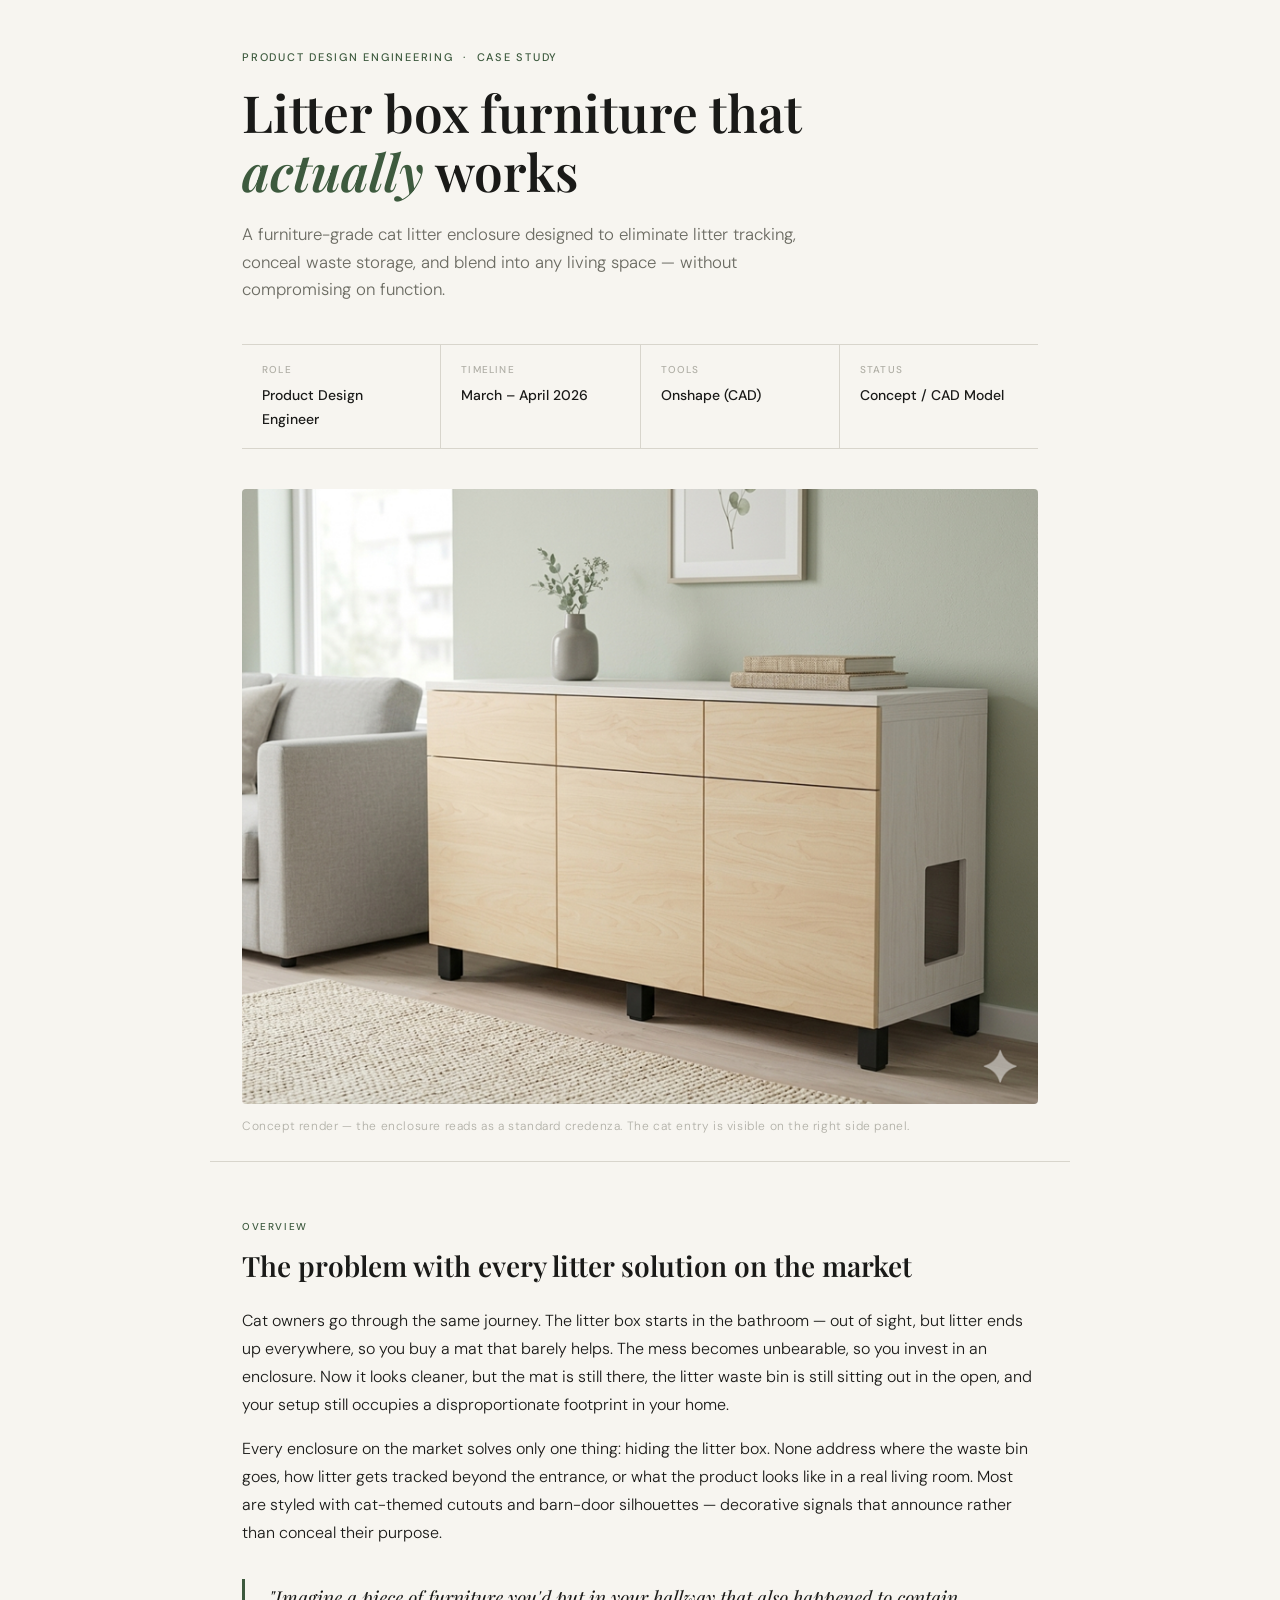
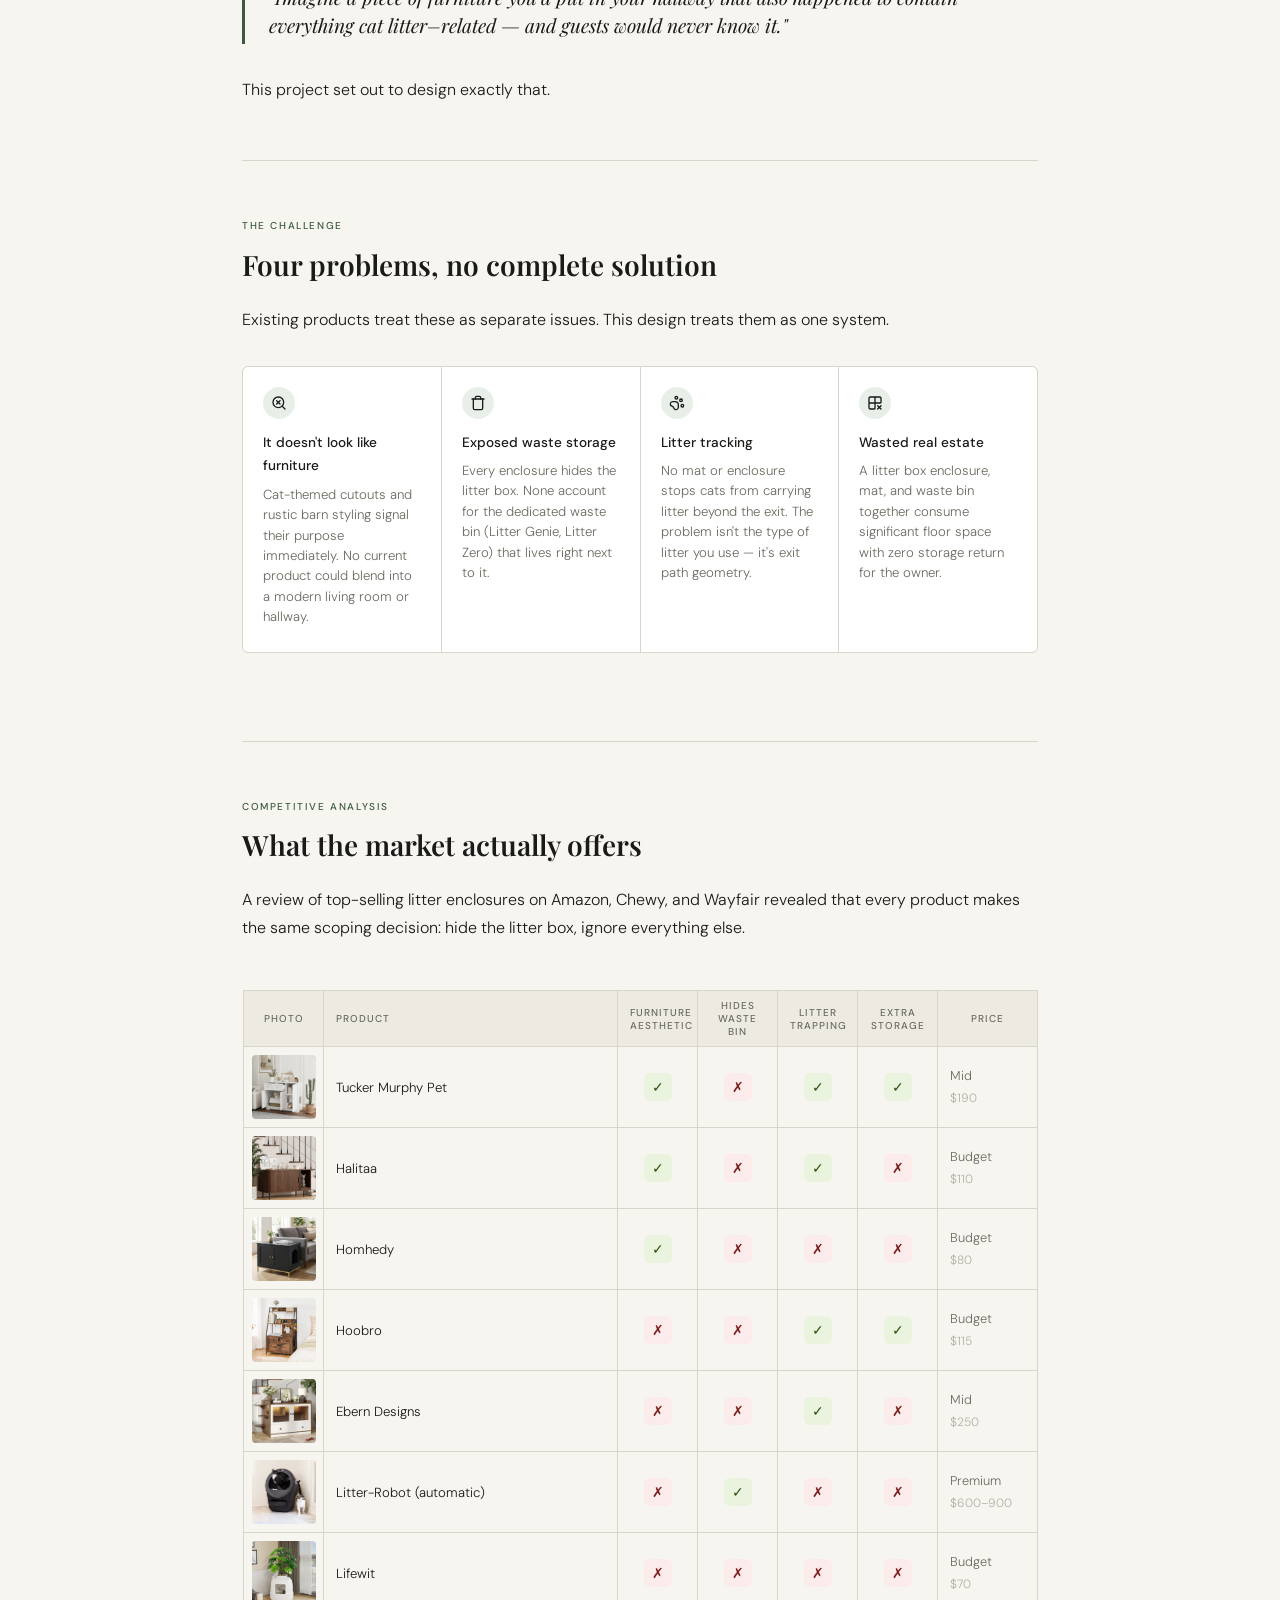
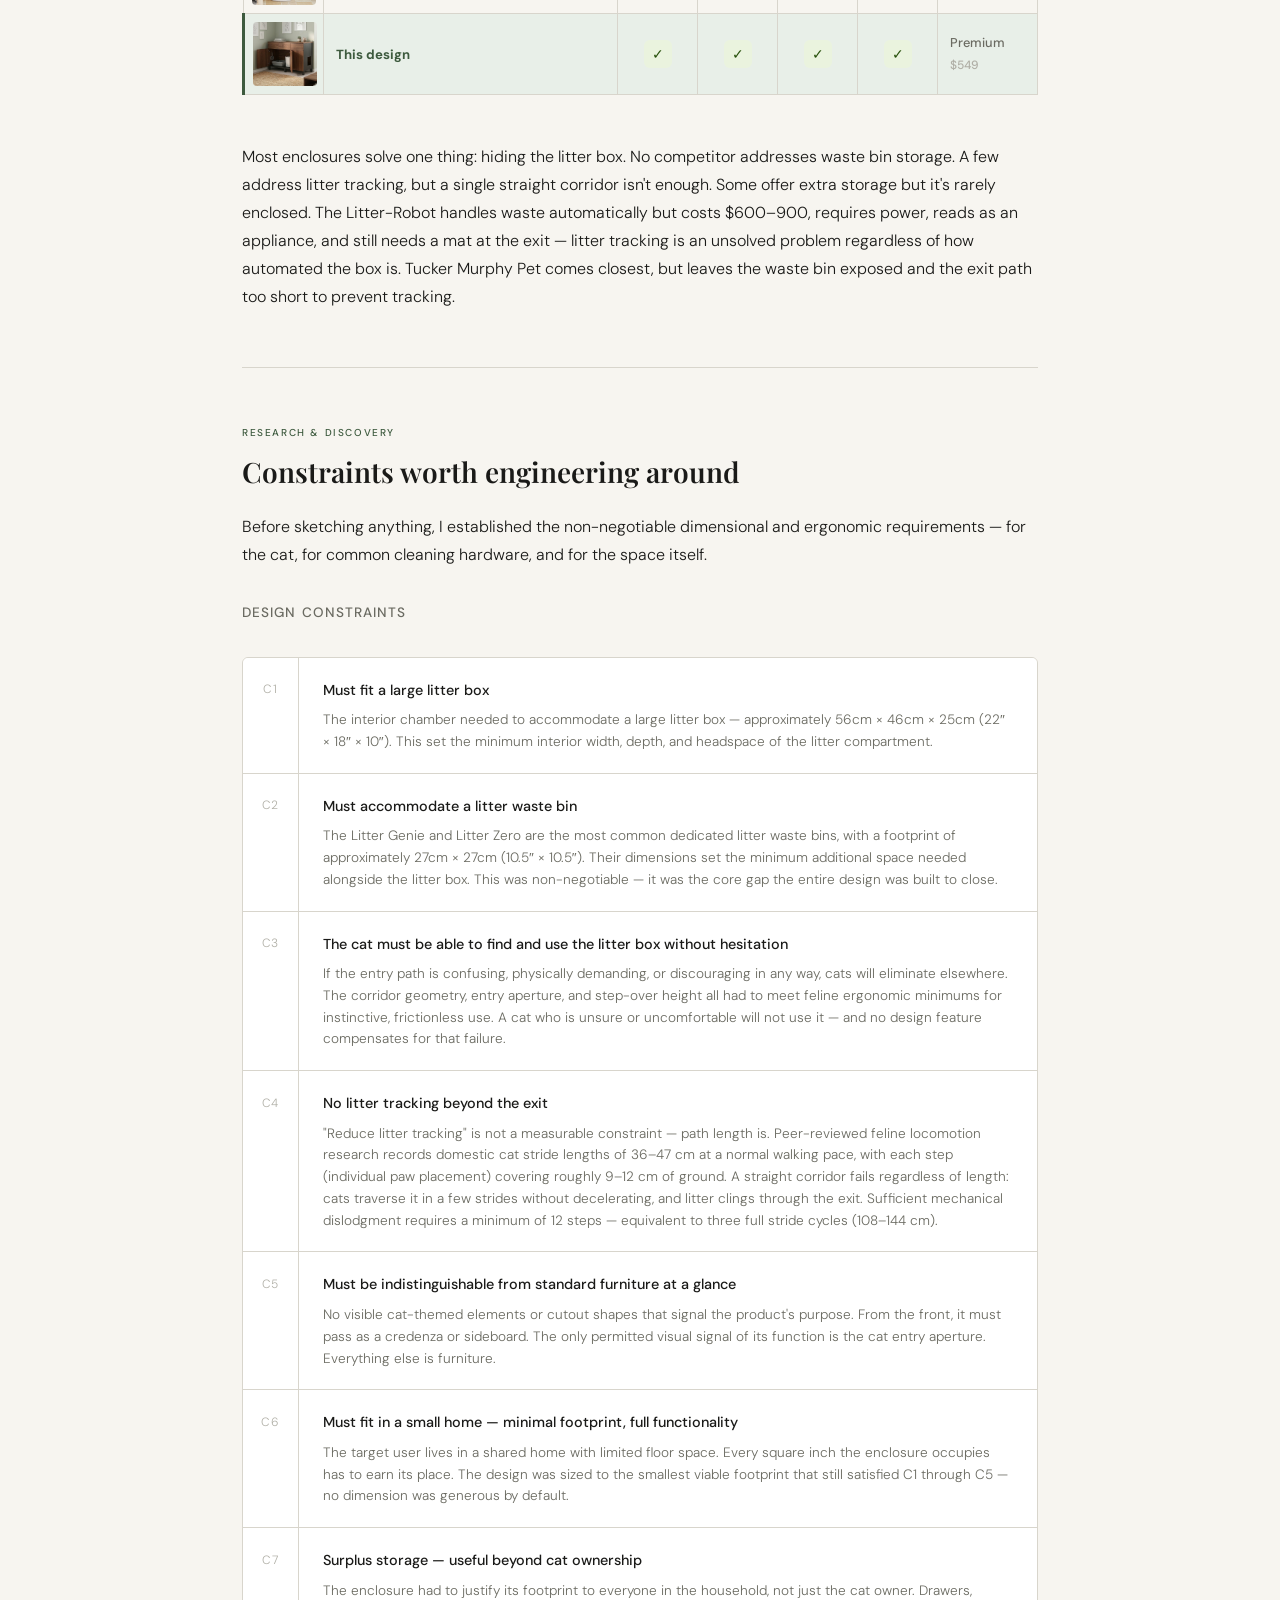
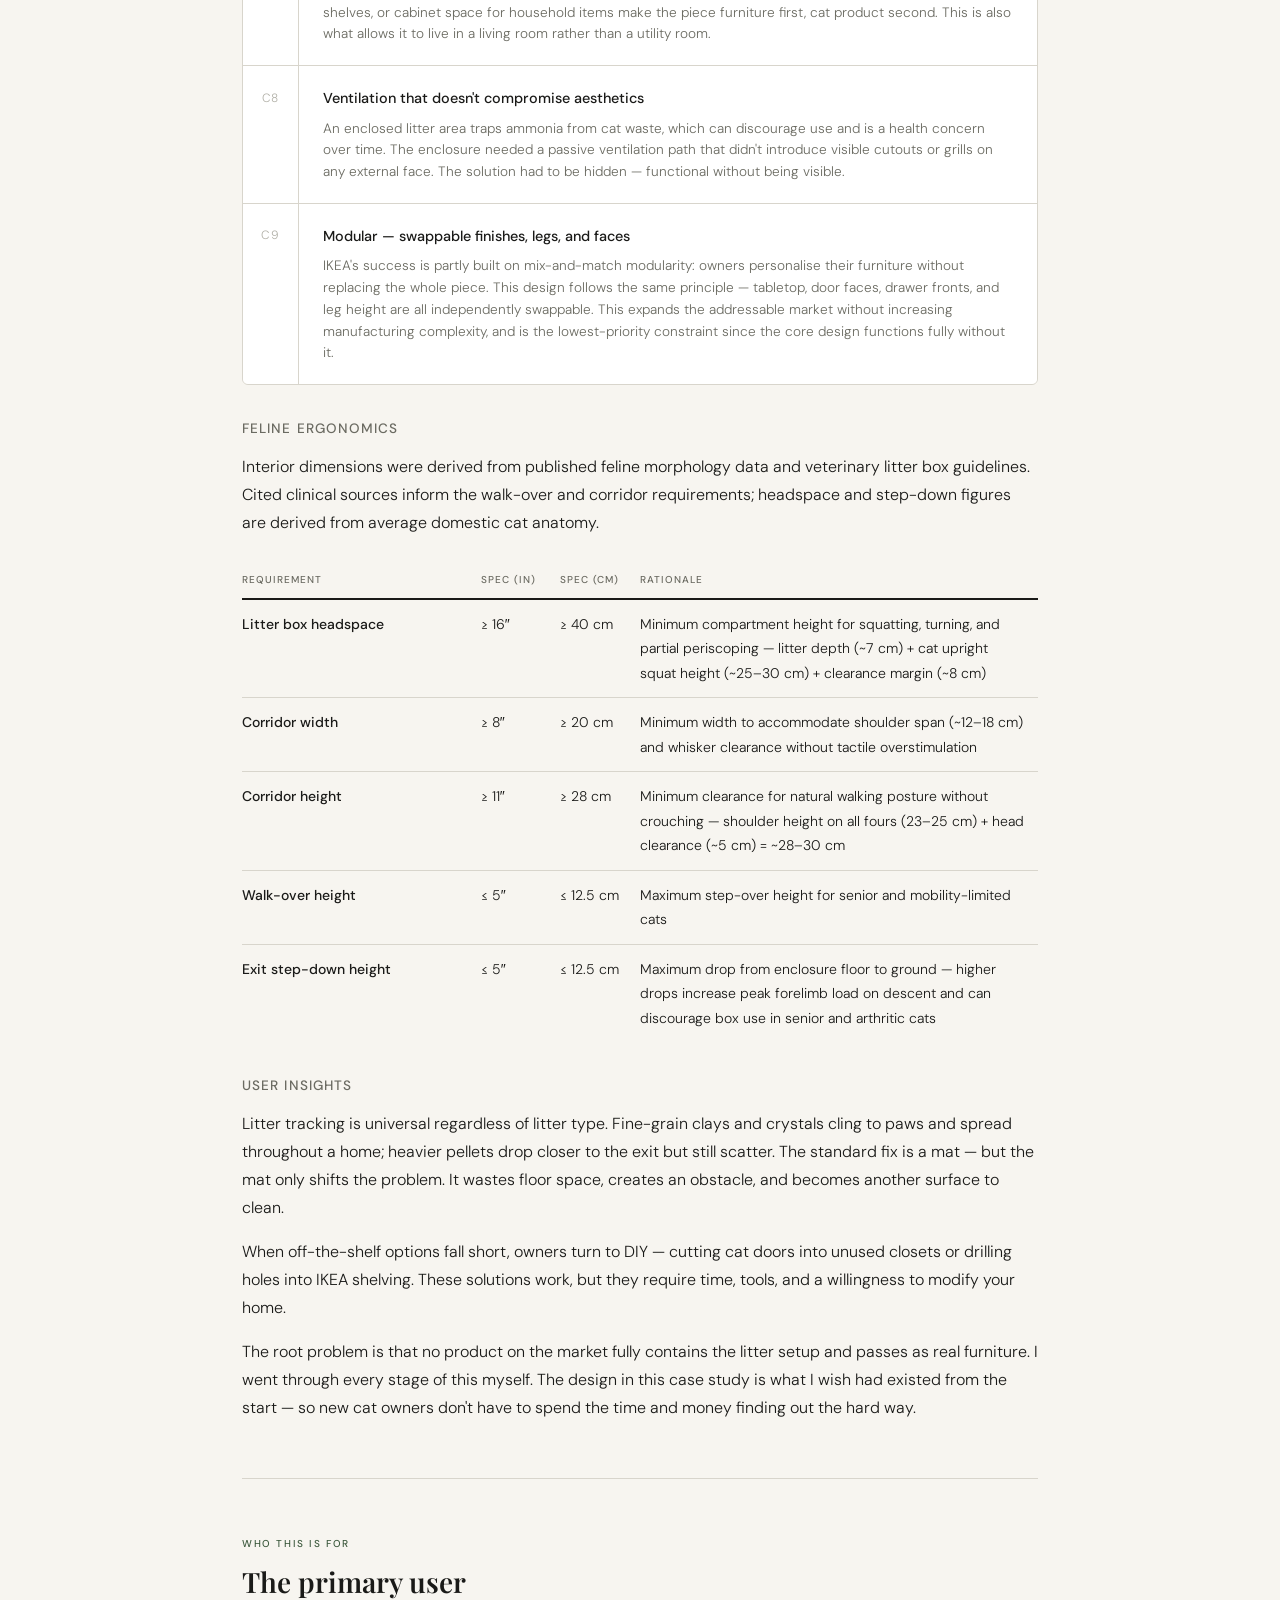
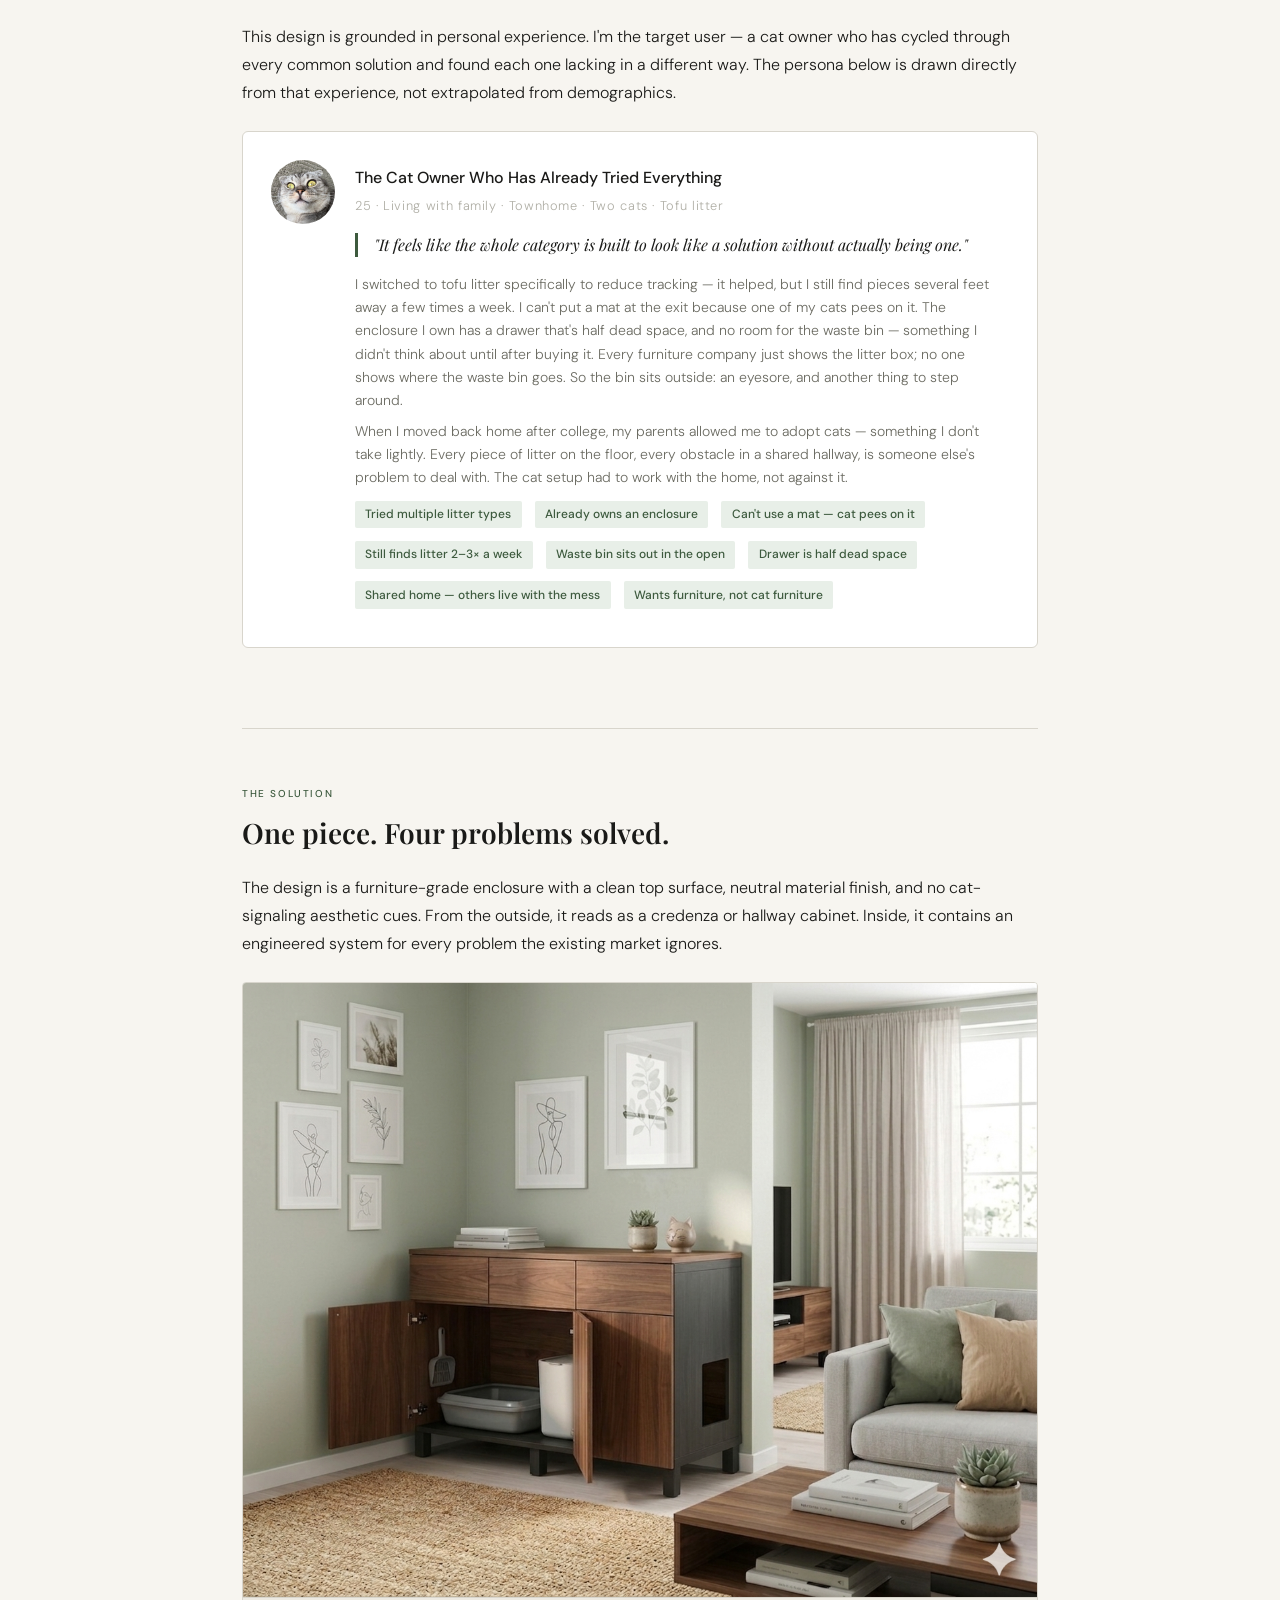
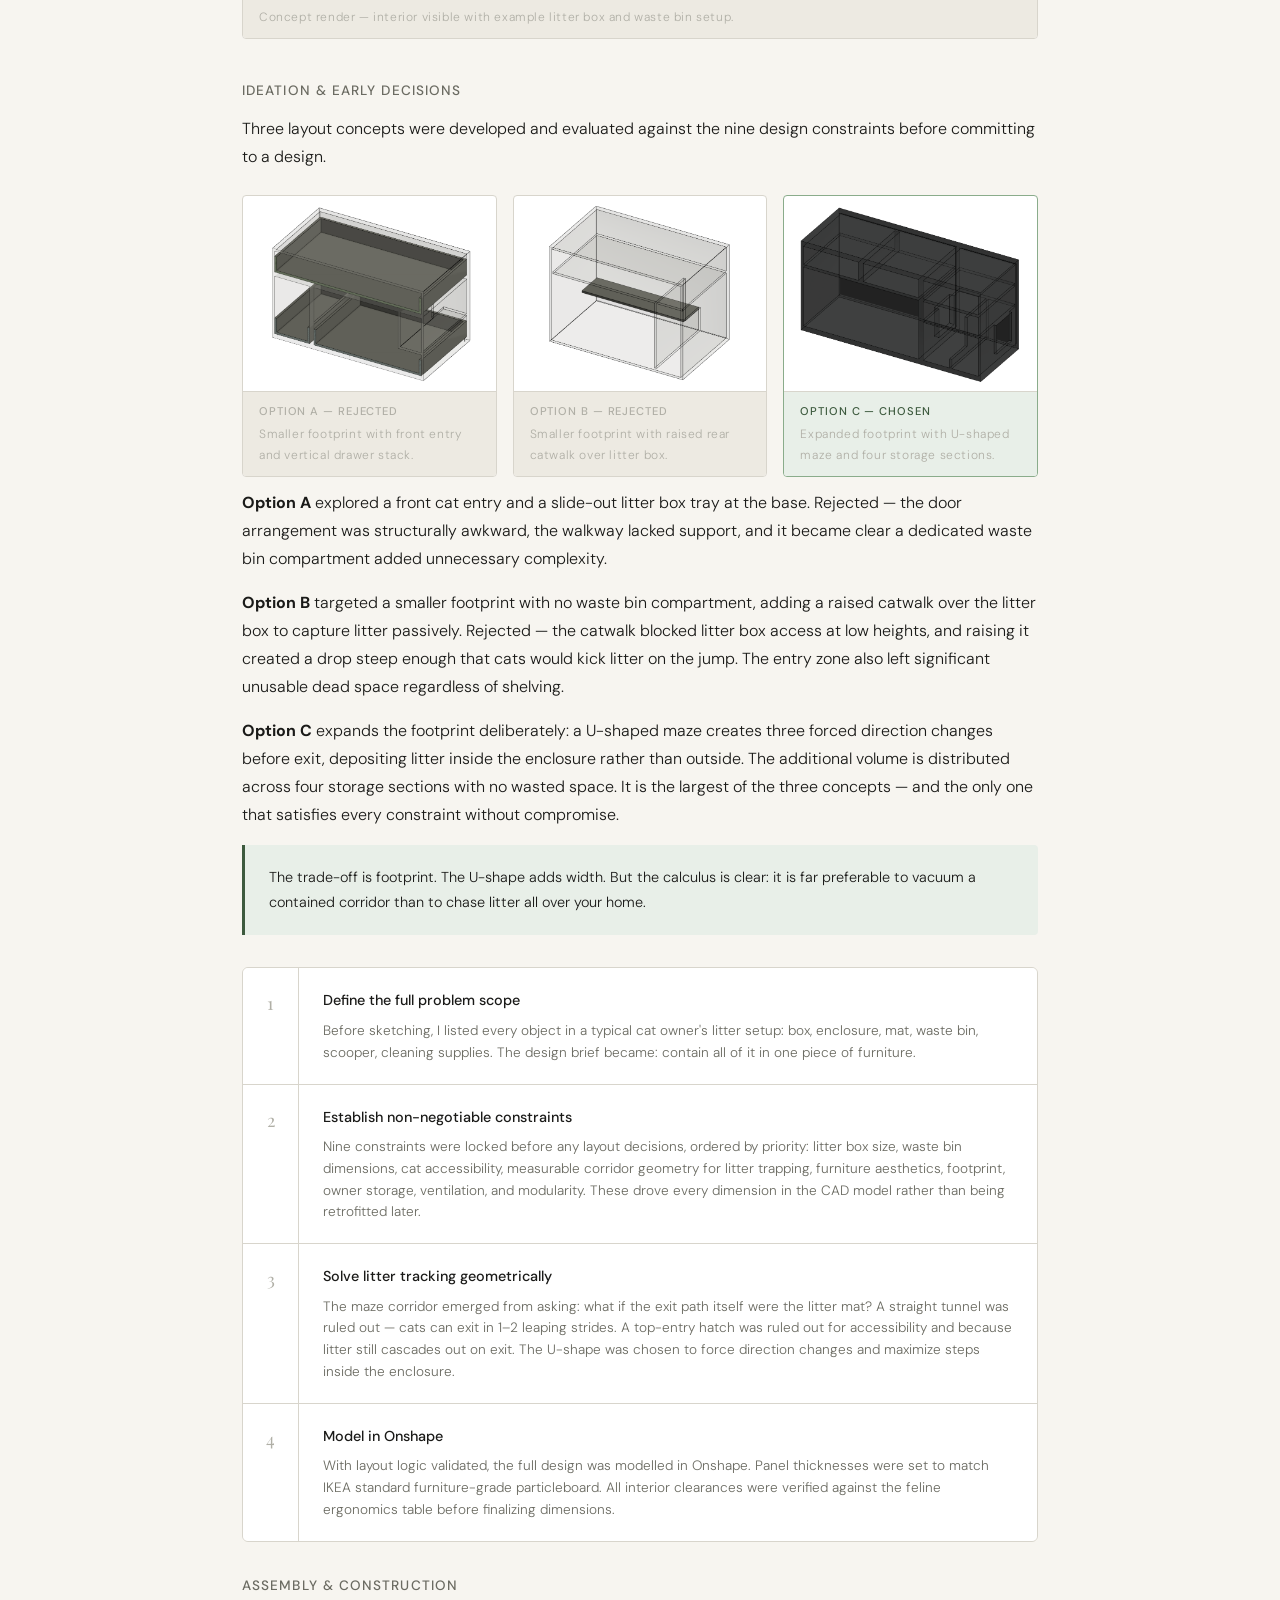
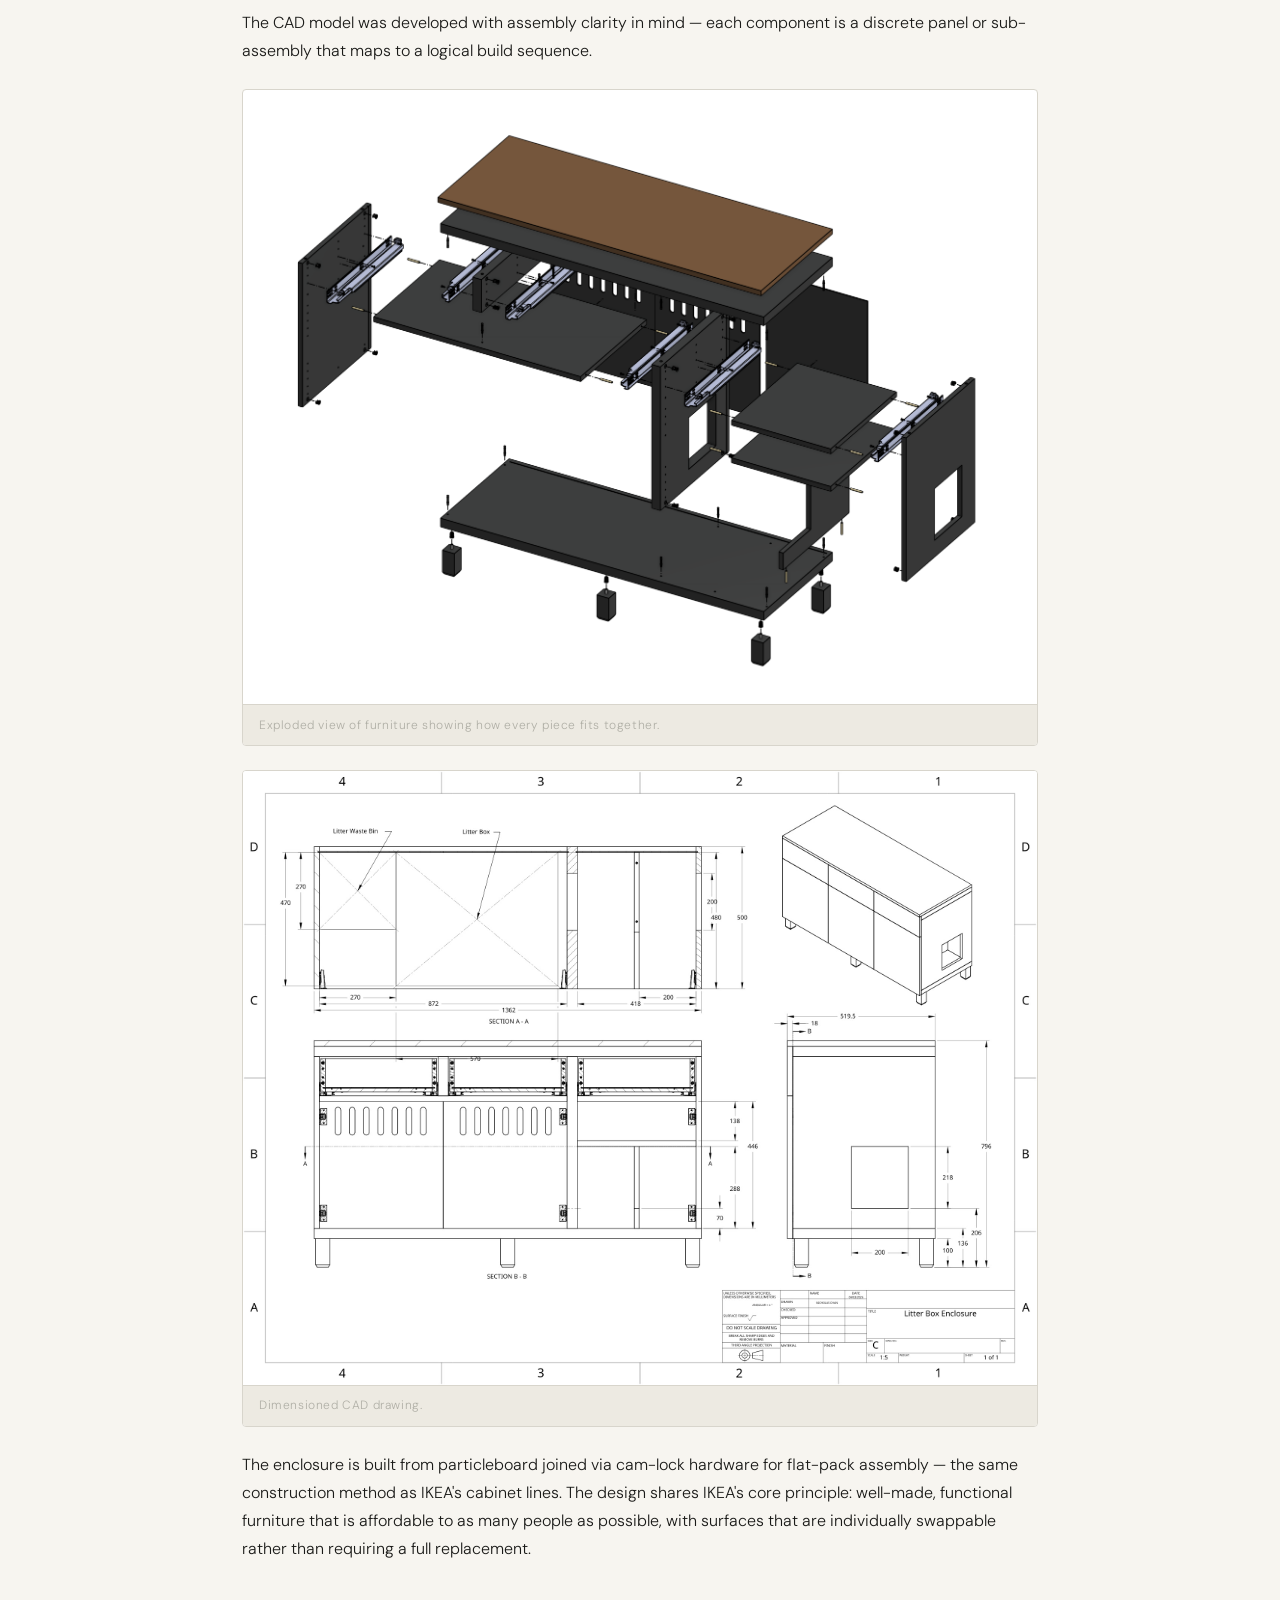
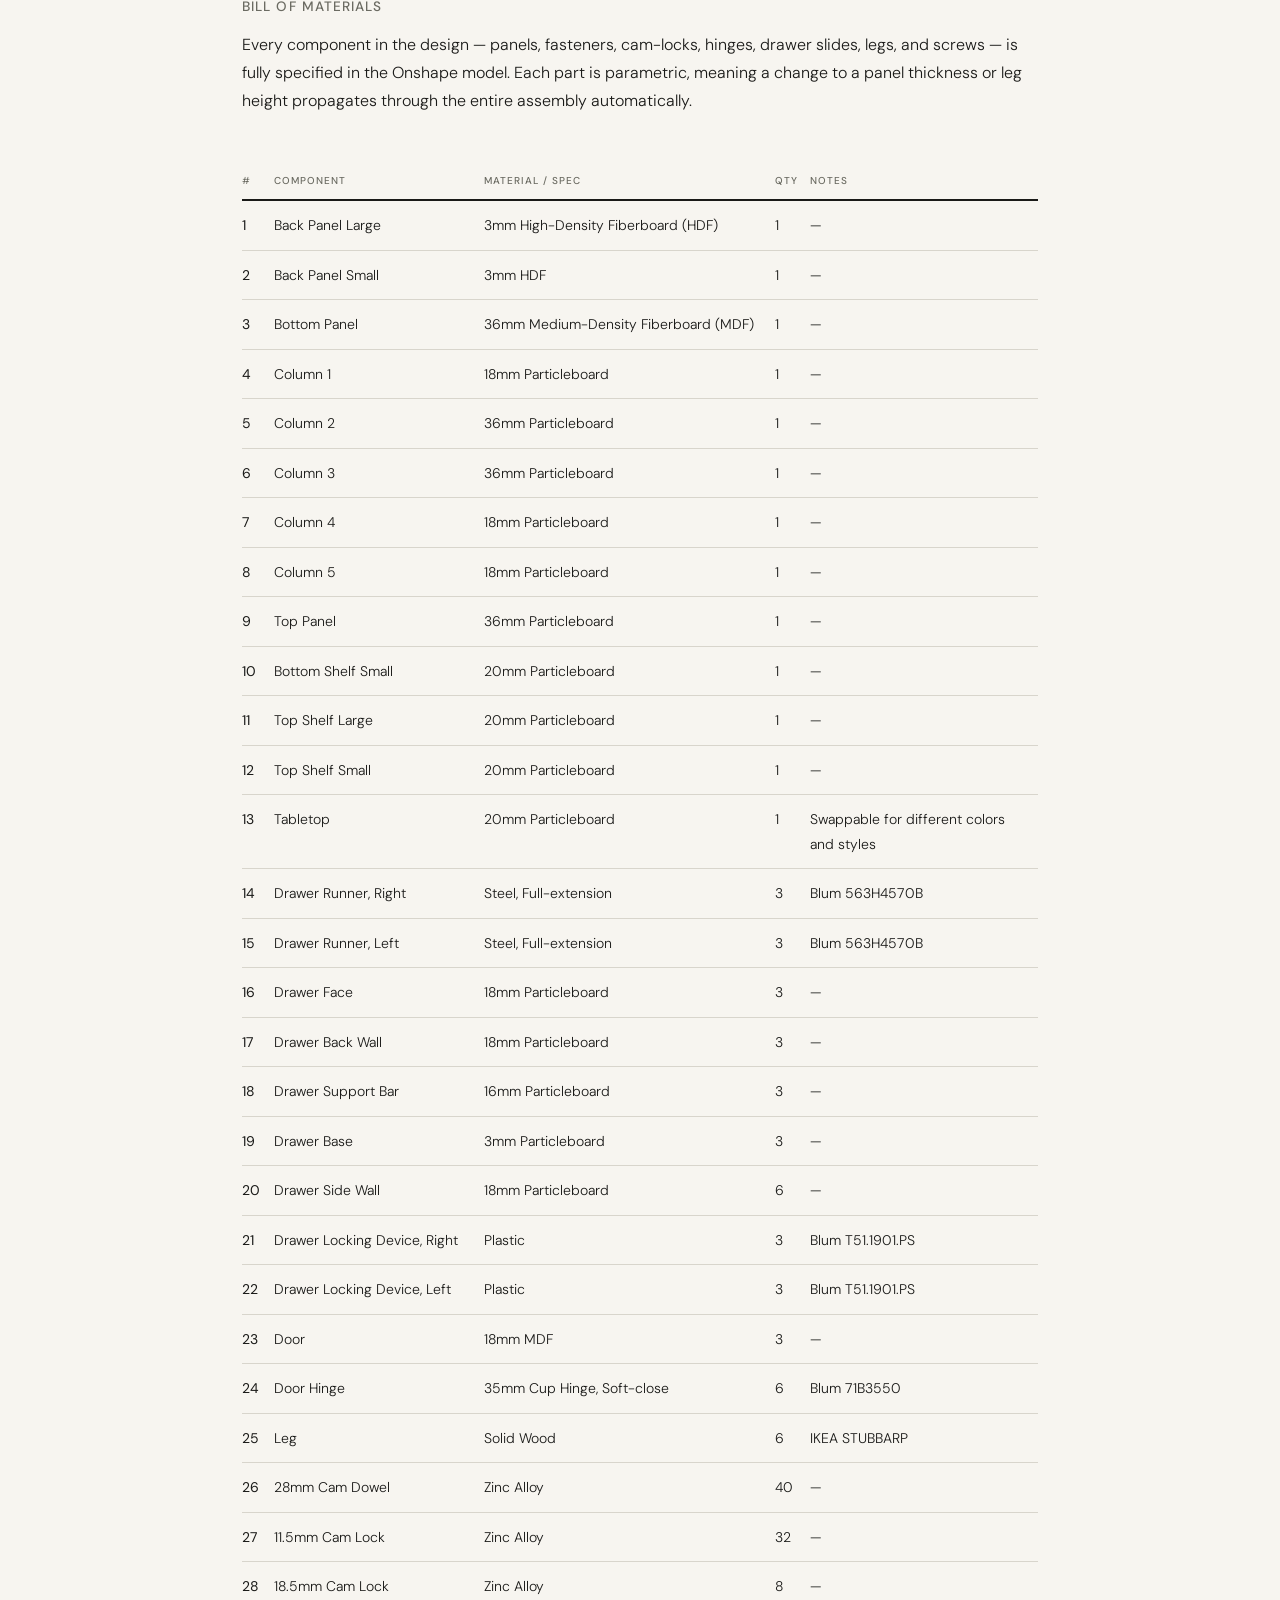
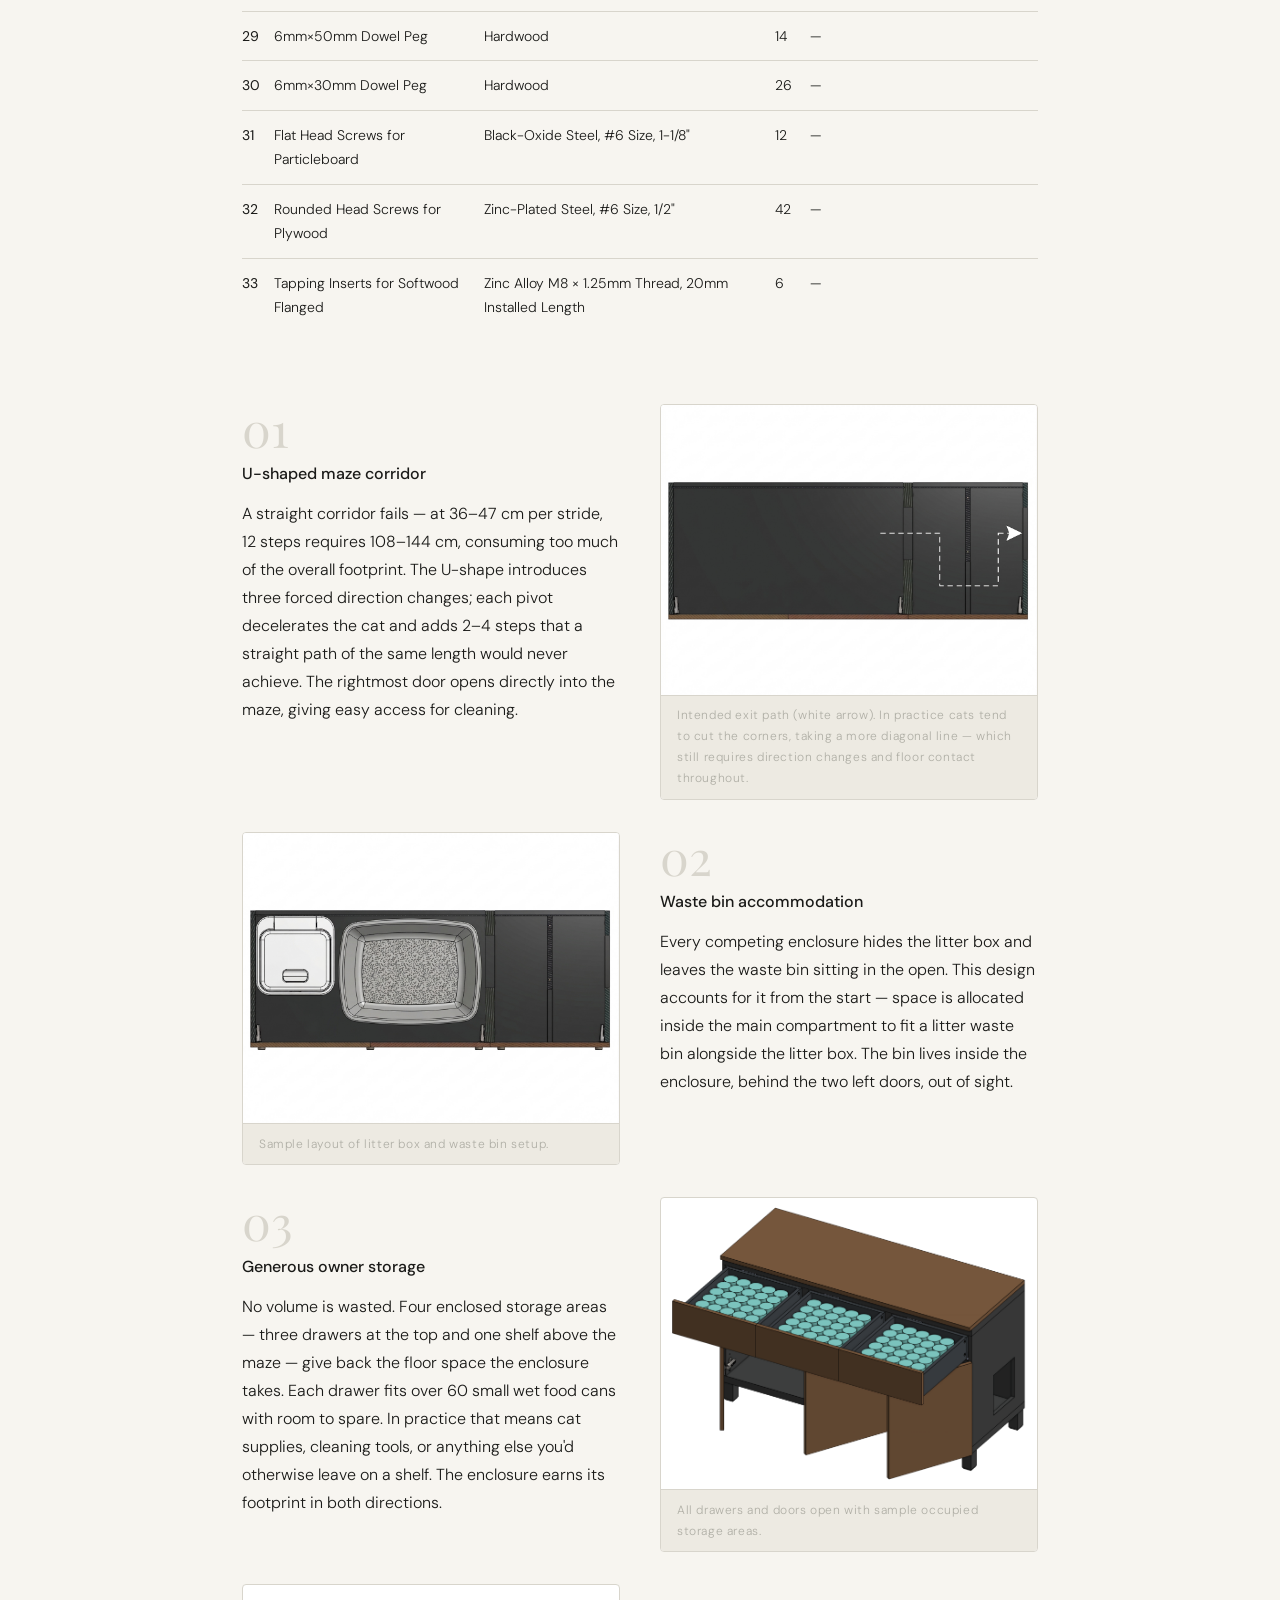
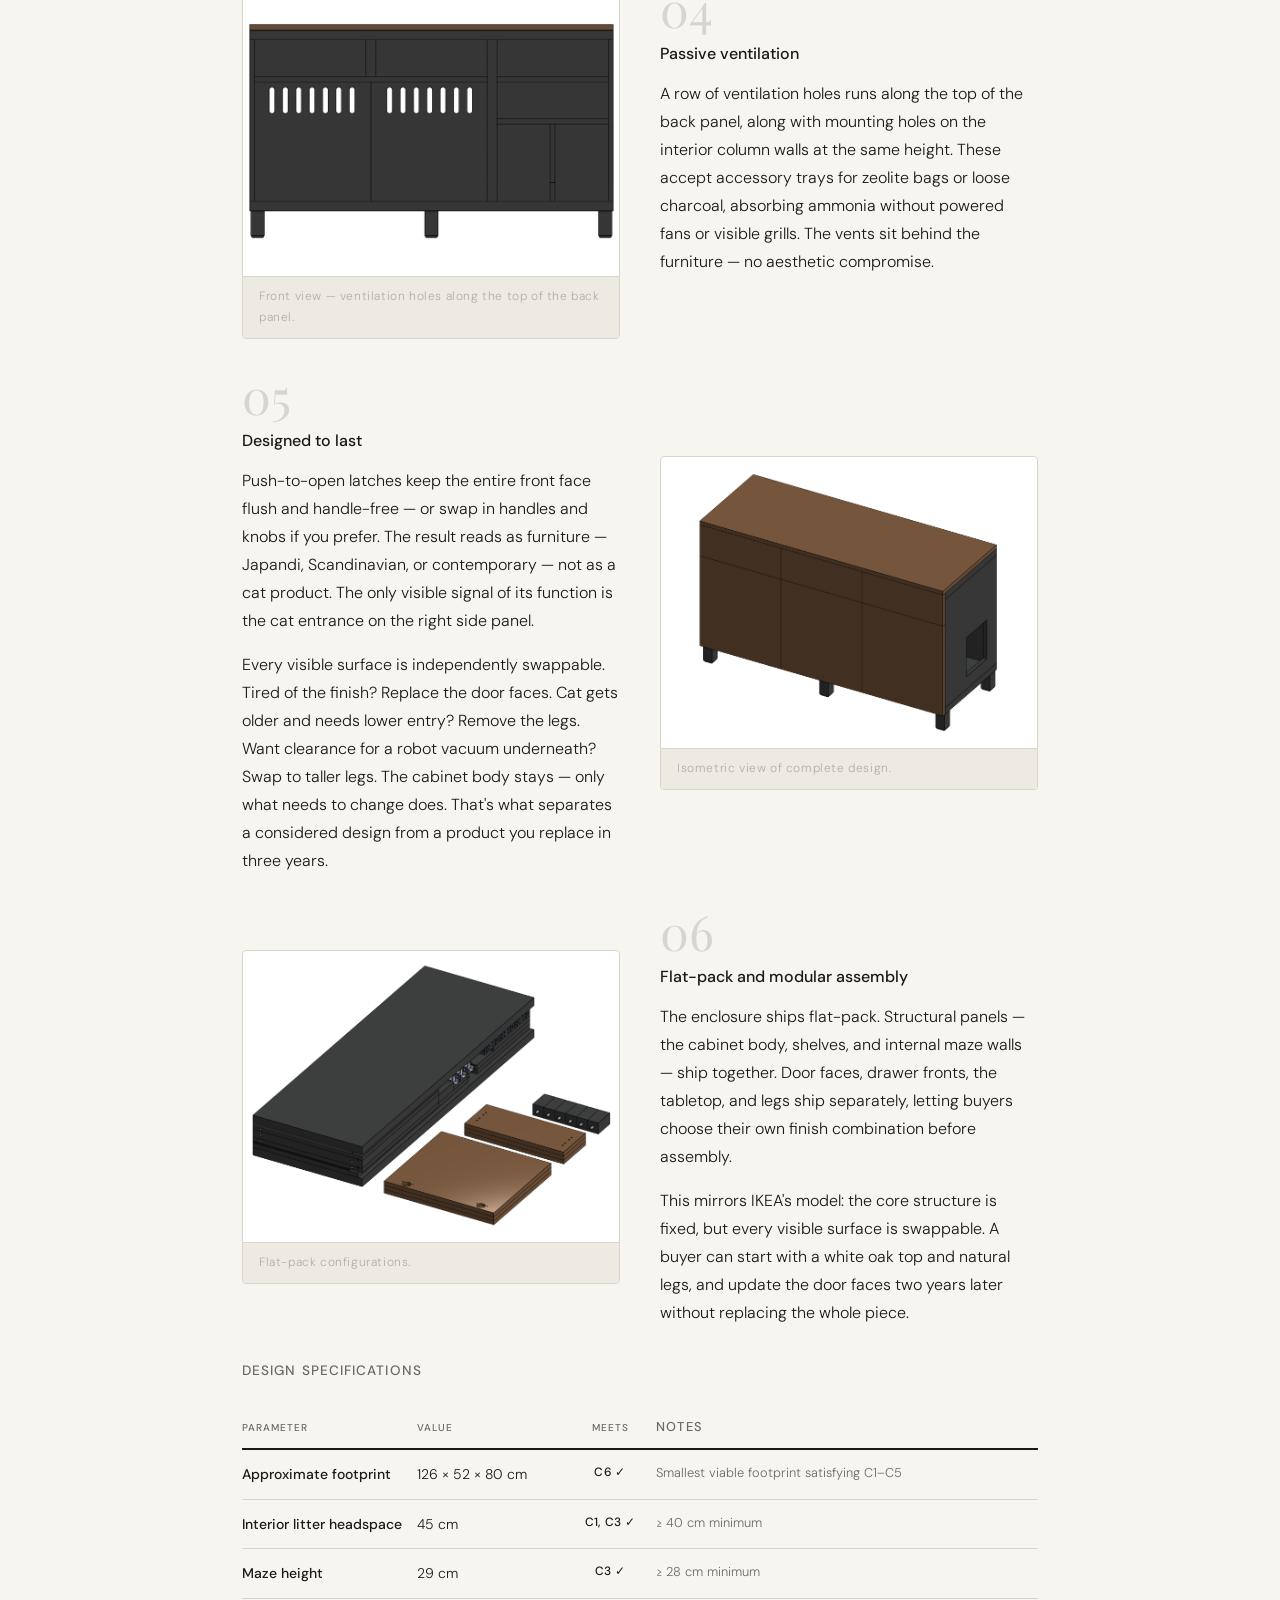
<file: index.html>
<!doctype html>
<html lang="en">
  <head>
    <!-- Google tag (gtag.js) -->
    <script
      async
      src="https://www.googletagmanager.com/gtag/js?id=G-L4NFLRT3BM"
    ></script>
    <script>
      window.dataLayer = window.dataLayer || [];
      function gtag() {
        dataLayer.push(arguments);
      }
      gtag("js", new Date());
      gtag("config", "G-L4NFLRT3BM");
    </script>
    <meta charset="UTF-8" />
    <meta name="viewport" content="width=device-width, initial-scale=1.0" />
    <title>Cat Litter Enclosure — Case Study</title>
    <link
      href="https://fonts.googleapis.com/css2?family=Playfair+Display:ital,wght@0,400;0,600;1,400&family=DM+Sans:wght@300;400;500&display=swap"
      rel="stylesheet"
    />
    <link rel="stylesheet" href="styles.css" />
  </head>

  <body>
    <header>
      <p class="eyebrow">Product Design Engineering &nbsp;·&nbsp; Case Study</p>
      <h1>Litter box furniture that <em>actually</em> works</h1>
      <p class="subtitle">
        A furniture-grade cat litter enclosure designed to eliminate litter
        tracking, conceal waste storage, and blend into any living space —
        without compromising on function.
      </p>
      <div class="meta-strip">
        <div class="meta-item">
          <p class="meta-label">Role</p>
          <p class="meta-value">Product Design Engineer</p>
        </div>
        <div class="meta-item">
          <p class="meta-label">Timeline</p>
          <p class="meta-value">March – April 2026</p>
        </div>
        <div class="meta-item">
          <p class="meta-label">Tools</p>
          <p class="meta-value">Onshape (CAD)</p>
        </div>
        <div class="meta-item">
          <p class="meta-label">Status</p>
          <p class="meta-value">Concept / CAD Model</p>
        </div>
      </div>
    </header>

    <div class="hero-wrap">
      <img
        src="images/renders/render_2.png"
        alt="Cat litter enclosure — styled living room render"
        class="hero-img"
      />
      <p class="hero-caption">
        Concept render — the enclosure reads as a standard credenza. The cat
        entry is visible on the right side panel.
      </p>
    </div>

    <main>
      <section>
        <p class="section-label">Overview</p>
        <h2>The problem with every litter solution on the market</h2>
        <p>
          Cat owners go through the same journey. The litter box starts in the
          bathroom — out of sight, but litter ends up everywhere, so you buy a
          mat that barely helps. The mess becomes unbearable, so you invest in
          an enclosure. Now it looks cleaner, but the mat is still there, the
          litter waste bin is still sitting out in the open, and your setup
          still occupies a disproportionate footprint in your home.
        </p>
        <p>
          Every enclosure on the market solves only one thing: hiding the litter
          box. None address where the waste bin goes, how litter gets tracked
          beyond the entrance, or what the product looks like in a real living
          room. Most are styled with cat-themed cutouts and barn-door
          silhouettes — decorative signals that announce rather than conceal
          their purpose.
        </p>
        <blockquote>
          <p>
            "Imagine a piece of furniture you'd put in your hallway that also
            happened to contain everything cat litter–related — and guests would
            never know it."
          </p>
        </blockquote>
        <p>This project set out to design exactly that.</p>
      </section>

      <section>
        <p class="section-label">The Challenge</p>
        <h2>Four problems, no complete solution</h2>
        <p>
          Existing products treat these as separate issues. This design treats
          them as one system.
        </p>
        <div class="problem-grid">
          <div class="problem-card">
            <div class="problem-icon">
              <svg
                xmlns="http://www.w3.org/2000/svg"
                width="16"
                height="16"
                viewBox="0 0 24 24"
                fill="none"
                stroke="currentColor"
                stroke-width="2"
                stroke-linecap="round"
                stroke-linejoin="round"
                class="lucide lucide-search-x-icon lucide-search-x"
              >
                <path d="m13.5 8.5-5 5" />
                <path d="m8.5 8.5 5 5" />
                <circle cx="11" cy="11" r="8" />
                <path d="m21 21-4.3-4.3" />
              </svg>
            </div>
            <h4>It doesn't look like furniture</h4>
            <p>
              Cat-themed cutouts and rustic barn styling signal their purpose
              immediately. No current product could blend into a modern living
              room or hallway.
            </p>
          </div>

          <div class="problem-card">
            <div class="problem-icon">
              <svg
                xmlns="http://www.w3.org/2000/svg"
                width="16"
                height="16"
                viewBox="0 0 24 24"
                fill="none"
                stroke="currentColor"
                stroke-width="2"
                stroke-linecap="round"
                stroke-linejoin="round"
                class="lucide lucide-trash-icon lucide-trash"
              >
                <path d="M19 6v14a2 2 0 0 1-2 2H7a2 2 0 0 1-2-2V6" />
                <path d="M3 6h18" />
                <path d="M8 6V4a2 2 0 0 1 2-2h4a2 2 0 0 1 2 2v2" />
              </svg>
            </div>
            <h4>Exposed waste storage</h4>
            <p>
              Every enclosure hides the litter box. None account for the
              dedicated waste bin (Litter Genie, Litter Zero) that lives right
              next to it.
            </p>
          </div>

          <div class="problem-card">
            <div class="problem-icon">
              <svg
                xmlns="http://www.w3.org/2000/svg"
                width="16"
                height="16"
                viewBox="0 0 24 24"
                fill="none"
                stroke="currentColor"
                stroke-width="2"
                stroke-linecap="round"
                stroke-linejoin="round"
                class="lucide lucide-paw-print-icon lucide-paw-print"
              >
                <circle cx="11" cy="4" r="2" />
                <circle cx="18" cy="8" r="2" />
                <circle cx="20" cy="16" r="2" />
                <path
                  d="M9 10a5 5 0 0 1 5 5v3.5a3.5 3.5 0 0 1-6.84 1.045Q6.52 17.48 4.46 16.84A3.5 3.5 0 0 1 5.5 10Z"
                />
              </svg>
            </div>
            <h4>Litter tracking</h4>
            <p>
              No mat or enclosure stops cats from carrying litter beyond the
              exit. The problem isn't the type of litter you use — it's exit
              path geometry.
            </p>
          </div>

          <div class="problem-card">
            <div class="problem-icon">
              <svg
                xmlns="http://www.w3.org/2000/svg"
                width="16"
                height="16"
                viewBox="0 0 24 24"
                fill="none"
                stroke="currentColor"
                stroke-width="2"
                stroke-linecap="round"
                stroke-linejoin="round"
                class="lucide lucide-grid2x2-x-icon lucide-grid-2x2-x"
              >
                <path
                  d="M12 3v17a1 1 0 0 1-1 1H5a2 2 0 0 1-2-2V5a2 2 0 0 1 2-2h14a2 2 0 0 1 2 2v6a1 1 0 0 1-1 1H3"
                />
                <path d="m16 16 5 5" />
                <path d="m16 21 5-5" />
              </svg>
            </div>
            <h4>Wasted real estate</h4>
            <p>
              A litter box enclosure, mat, and waste bin together consume
              significant floor space with zero storage return for the owner.
            </p>
          </div>
        </div>
      </section>

      <section>
        <p class="section-label">Competitive Analysis</p>
        <h2>What the market actually offers</h2>
        <p>
          A review of top-selling litter enclosures on Amazon, Chewy, and
          Wayfair revealed that every product makes the same scoping decision:
          hide the litter box, ignore everything else.
        </p>
        <div class="comp-table-wrap">
          <table class="comp-table">
            <thead>
              <tr>
                <th class="photo-col">Photo</th>
                <th class="name-col">Product</th>
                <th class="feat-col">Furniture aesthetic</th>
                <th class="feat-col">Hides waste bin</th>
                <th class="feat-col">Litter trapping</th>
                <th class="feat-col">Extra storage</th>
                <th class="price-col">Price</th>
              </tr>
            </thead>
            <tbody>
              <tr>
                <td
                  style="
                    padding: 0.5rem;
                    text-align: center;
                    vertical-align: middle;
                  "
                >
                  <img
                    src="images/competitors/tucker_murphy_pet.jpg"
                    style="
                      width: 64px;
                      height: 64px;
                      object-fit: cover;
                      border-radius: 4px;
                      display: block;
                    "
                  />
                </td>
                <td>Tucker Murphy Pet</td>
                <td class="check"><span>✓</span></td>
                <td class="cross"><span>✗</span></td>
                <td class="check"><span>✓</span></td>
                <td class="check"><span>✓</span></td>
                <td
                  style="
                    color: var(--ink-muted);
                    font-size: 0.8rem;
                    min-width: 85px;
                  "
                >
                  Mid<br /><span
                    style="color: var(--ink-faint); font-size: 0.75rem"
                    >$190</span
                  >
                </td>
              </tr>

              <tr>
                <td
                  style="
                    padding: 0.5rem;
                    text-align: center;
                    vertical-align: middle;
                  "
                >
                  <img
                    src="images/competitors/halitaa.jpg"
                    style="
                      width: 64px;
                      height: 64px;
                      object-fit: cover;
                      border-radius: 4px;
                      display: block;
                    "
                  />
                </td>
                <td>Halitaa</td>
                <td class="check"><span>✓</span></td>
                <td class="cross"><span>✗</span></td>
                <td class="check"><span>✓</span></td>
                <td class="cross"><span>✗</span></td>
                <td
                  style="
                    color: var(--ink-muted);
                    font-size: 0.8rem;
                    min-width: 85px;
                  "
                >
                  Budget<br /><span
                    style="color: var(--ink-faint); font-size: 0.75rem"
                    >$110</span
                  >
                </td>
              </tr>

              <tr>
                <td
                  style="
                    padding: 0.5rem;
                    text-align: center;
                    vertical-align: middle;
                  "
                >
                  <img
                    src="images/competitors/homhedy.jpg"
                    style="
                      width: 64px;
                      height: 64px;
                      object-fit: cover;
                      border-radius: 4px;
                      display: block;
                    "
                  />
                </td>
                <td>Homhedy</td>
                <td class="check"><span>✓</span></td>
                <td class="cross"><span>✗</span></td>
                <td class="cross"><span>✗</span></td>
                <td class="cross"><span>✗</span></td>
                <td
                  style="
                    color: var(--ink-muted);
                    font-size: 0.8rem;
                    min-width: 85px;
                  "
                >
                  Budget<br /><span
                    style="color: var(--ink-faint); font-size: 0.75rem"
                    >$80</span
                  >
                </td>
              </tr>

              <tr>
                <td
                  style="
                    padding: 0.5rem;
                    text-align: center;
                    vertical-align: middle;
                  "
                >
                  <img
                    src="images/competitors/hoobro.jpg"
                    style="
                      width: 64px;
                      height: 64px;
                      object-fit: cover;
                      border-radius: 4px;
                      display: block;
                    "
                  />
                </td>
                <td>Hoobro</td>
                <td class="cross"><span>✗</span></td>
                <td class="cross"><span>✗</span></td>
                <td class="check"><span>✓</span></td>
                <td class="check"><span>✓</span></td>
                <td
                  style="
                    color: var(--ink-muted);
                    font-size: 0.8rem;
                    min-width: 85px;
                  "
                >
                  Budget<br /><span
                    style="color: var(--ink-faint); font-size: 0.75rem"
                    >$115</span
                  >
                </td>
              </tr>

              <tr>
                <td
                  style="
                    padding: 0.5rem;
                    text-align: center;
                    vertical-align: middle;
                  "
                >
                  <img
                    src="images/competitors/ebern_designs.jpg"
                    style="
                      width: 64px;
                      height: 64px;
                      object-fit: cover;
                      border-radius: 4px;
                      display: block;
                    "
                  />
                </td>
                <td>Ebern Designs</td>
                <td class="cross"><span>✗</span></td>
                <td class="cross"><span>✗</span></td>
                <td class="check"><span>✓</span></td>
                <td class="cross"><span>✗</span></td>
                <td
                  style="
                    color: var(--ink-muted);
                    font-size: 0.8rem;
                    min-width: 85px;
                  "
                >
                  Mid<br /><span
                    style="color: var(--ink-faint); font-size: 0.75rem"
                    >$250</span
                  >
                </td>
              </tr>

              <tr>
                <td
                  style="
                    padding: 0.5rem;
                    text-align: center;
                    vertical-align: middle;
                  "
                >
                  <img
                    src="images/competitors/litter_robot.jpg"
                    style="
                      width: 64px;
                      height: 64px;
                      object-fit: cover;
                      border-radius: 4px;
                      display: block;
                    "
                  />
                </td>
                <td>Litter-Robot (automatic)</td>
                <td class="cross"><span>✗</span></td>
                <td class="check"><span>✓</span></td>
                <td class="cross"><span>✗</span></td>
                <td class="cross"><span>✗</span></td>
                <td
                  style="
                    color: var(--ink-muted);
                    font-size: 0.8rem;
                    min-width: 85px;
                  "
                >
                  Premium<br /><span
                    style="color: var(--ink-faint); font-size: 0.75rem"
                    >$600–900</span
                  >
                </td>
              </tr>

              <tr>
                <td
                  style="
                    padding: 0.5rem;
                    text-align: center;
                    vertical-align: middle;
                  "
                >
                  <img
                    src="images/competitors/lifewit.jpg"
                    style="
                      width: 64px;
                      height: 64px;
                      object-fit: cover;
                      border-radius: 4px;
                      display: block;
                    "
                  />
                </td>
                <td>Lifewit</td>
                <td class="cross"><span>✗</span></td>
                <td class="cross"><span>✗</span></td>
                <td class="cross"><span>✗</span></td>
                <td class="cross"><span>✗</span></td>
                <td
                  style="
                    color: var(--ink-muted);
                    font-size: 0.8rem;
                    min-width: 85px;
                  "
                >
                  Budget<br /><span
                    style="color: var(--ink-faint); font-size: 0.75rem"
                    >$70</span
                  >
                </td>
              </tr>

              <tr class="this-design">
                <td
                  style="
                    padding: 0.5rem;
                    text-align: center;
                    vertical-align: middle;
                  "
                >
                  <img
                    src="images/renders/render_3_cropped.png"
                    style="
                      width: 64px;
                      height: 64px;
                      object-fit: cover;
                      border-radius: 4px;
                      display: block;
                    "
                  />
                </td>
                <td style="font-weight: bold; color: #3d5a3e">This design</td>
                <td class="check"><span>✓</span></td>
                <td class="check"><span>✓</span></td>
                <td class="check"><span>✓</span></td>
                <td class="check"><span>✓</span></td>
                <td
                  style="
                    color: var(--ink-muted);
                    font-size: 0.8rem;
                    font-weight: 500;
                  "
                >
                  Premium<br /><span
                    style="color: var(--ink-faint); font-size: 0.75rem"
                    >$549</span
                  >
                </td>
              </tr>
            </tbody>
          </table>
        </div>
        <p>
          Most enclosures solve one thing: hiding the litter box. No competitor
          addresses waste bin storage. A few address litter tracking, but a
          single straight corridor isn't enough. Some offer extra storage but
          it's rarely enclosed. The Litter-Robot handles waste automatically but
          costs $600–900, requires power, reads as an appliance, and still needs
          a mat at the exit — litter tracking is an unsolved problem regardless
          of how automated the box is. Tucker Murphy Pet comes closest, but
          leaves the waste bin exposed and the exit path too short to prevent
          tracking.
        </p>
      </section>

      <section>
        <p class="section-label">Research &amp; Discovery</p>
        <h2>Constraints worth engineering around</h2>
        <p>
          Before sketching anything, I established the non-negotiable
          dimensional and ergonomic requirements — for the cat, for common
          cleaning hardware, and for the space itself.
        </p>

        <h3>Design constraints</h3>
        <div class="process-steps" style="margin-bottom: 2rem">
          <div class="process-step">
            <div
              class="process-step-num"
              style="
                font-size: 0.75rem;
                font-family: var(--sans);
                letter-spacing: 0.05em;
                padding-top: 1.35rem;
              "
            >
              C1
            </div>
            <div class="process-step-body">
              <h4>Must fit a large litter box</h4>
              <p>
                The interior chamber needed to accommodate a large litter box —
                approximately 56cm × 46cm × 25cm (22″ × 18″ × 10″). This set the
                minimum interior width, depth, and headspace of the litter
                compartment.
              </p>
            </div>
          </div>
          <div class="process-step">
            <div
              class="process-step-num"
              style="
                font-size: 0.75rem;
                font-family: var(--sans);
                letter-spacing: 0.05em;
                padding-top: 1.35rem;
              "
            >
              C2
            </div>
            <div class="process-step-body">
              <h4>Must accommodate a litter waste bin</h4>
              <p>
                The Litter Genie and Litter Zero are the most common dedicated
                litter waste bins, with a footprint of approximately 27cm × 27cm
                (10.5″ × 10.5″). Their dimensions set the minimum additional
                space needed alongside the litter box. This was non-negotiable —
                it was the core gap the entire design was built to close.
              </p>
            </div>
          </div>
          <div class="process-step">
            <div
              class="process-step-num"
              style="
                font-size: 0.75rem;
                font-family: var(--sans);
                letter-spacing: 0.05em;
                padding-top: 1.35rem;
              "
            >
              C3
            </div>
            <div class="process-step-body">
              <h4>
                The cat must be able to find and use the litter box without
                hesitation
              </h4>
              <p>
                If the entry path is confusing, physically demanding, or
                discouraging in any way, cats will eliminate elsewhere. The
                corridor geometry, entry aperture, and step-over height all had
                to meet feline ergonomic minimums for instinctive, frictionless
                use. A cat who is unsure or uncomfortable will not use it — and
                no design feature compensates for that failure.
              </p>
            </div>
          </div>
          <div class="process-step">
            <div
              class="process-step-num"
              style="
                font-size: 0.75rem;
                font-family: var(--sans);
                letter-spacing: 0.05em;
                padding-top: 1.35rem;
              "
            >
              C4
            </div>
            <div class="process-step-body">
              <h4>No litter tracking beyond the exit</h4>
              <p>
                "Reduce litter tracking" is not a measurable constraint — path
                length is. Peer-reviewed feline locomotion research records
                domestic cat stride lengths of 36–47 cm at a normal walking
                pace, with each step (individual paw placement) covering roughly
                9–12 cm of ground. A straight corridor fails regardless of
                length: cats traverse it in a few strides without decelerating,
                and litter clings through the exit. Sufficient mechanical
                dislodgment requires a minimum of 12 steps — equivalent to three
                full stride cycles (108–144 cm).
              </p>
            </div>
          </div>
          <div class="process-step">
            <div
              class="process-step-num"
              style="
                font-size: 0.75rem;
                font-family: var(--sans);
                letter-spacing: 0.05em;
                padding-top: 1.35rem;
              "
            >
              C5
            </div>
            <div class="process-step-body">
              <h4>
                Must be indistinguishable from standard furniture at a glance
              </h4>
              <p>
                No visible cat-themed elements or cutout shapes that signal the
                product's purpose. From the front, it must pass as a credenza or
                sideboard. The only permitted visual signal of its function is
                the cat entry aperture. Everything else is furniture.
              </p>
            </div>
          </div>
          <div class="process-step">
            <div
              class="process-step-num"
              style="
                font-size: 0.75rem;
                font-family: var(--sans);
                letter-spacing: 0.05em;
                padding-top: 1.35rem;
              "
            >
              C6
            </div>
            <div class="process-step-body">
              <h4>
                Must fit in a small home — minimal footprint, full functionality
              </h4>
              <p>
                The target user lives in a shared home with limited floor space.
                Every square inch the enclosure occupies has to earn its place.
                The design was sized to the smallest viable footprint that still
                satisfied C1 through C5 — no dimension was generous by default.
              </p>
            </div>
          </div>
          <div class="process-step">
            <div
              class="process-step-num"
              style="
                font-size: 0.75rem;
                font-family: var(--sans);
                letter-spacing: 0.05em;
                padding-top: 1.35rem;
              "
            >
              C7
            </div>
            <div class="process-step-body">
              <h4>Surplus storage — useful beyond cat ownership</h4>
              <p>
                The enclosure had to justify its footprint to everyone in the
                household, not just the cat owner. Drawers, shelves, or cabinet
                space for household items make the piece furniture first, cat
                product second. This is also what allows it to live in a living
                room rather than a utility room.
              </p>
            </div>
          </div>
          <div class="process-step">
            <div
              class="process-step-num"
              style="
                font-size: 0.75rem;
                font-family: var(--sans);
                letter-spacing: 0.05em;
                padding-top: 1.35rem;
              "
            >
              C8
            </div>
            <div class="process-step-body">
              <h4>Ventilation that doesn't compromise aesthetics</h4>
              <p>
                An enclosed litter area traps ammonia from cat waste, which can
                discourage use and is a health concern over time. The enclosure
                needed a passive ventilation path that didn't introduce visible
                cutouts or grills on any external face. The solution had to be
                hidden — functional without being visible.
              </p>
            </div>
          </div>
          <div class="process-step">
            <div
              class="process-step-num"
              style="
                font-size: 0.75rem;
                font-family: var(--sans);
                letter-spacing: 0.05em;
                padding-top: 1.35rem;
              "
            >
              C9
            </div>
            <div class="process-step-body">
              <h4>Modular — swappable finishes, legs, and faces</h4>
              <p>
                IKEA's success is partly built on mix-and-match modularity:
                owners personalise their furniture without replacing the whole
                piece. This design follows the same principle — tabletop, door
                faces, drawer fronts, and leg height are all independently
                swappable. This expands the addressable market without
                increasing manufacturing complexity, and is the lowest-priority
                constraint since the core design functions fully without it.
              </p>
            </div>
          </div>
        </div>

        <h3>Feline ergonomics</h3>
        <p>
          Interior dimensions were derived from published feline morphology data
          and veterinary litter box guidelines. Cited clinical sources inform
          the walk-over and corridor requirements; headspace and step-down
          figures are derived from average domestic cat anatomy.
        </p>
        <table class="spec-table spec-table--ergonomics">
          <thead>
            <tr>
              <th>Requirement</th>
              <th>Spec (in)</th>
              <th>Spec (cm)</th>
              <th>Rationale</th>
            </tr>
          </thead>
          <tbody>
            <tr>
              <td>Litter box headspace</td>
              <td>≥ 16″</td>
              <td>≥ 40 cm</td>
              <td>
                Minimum compartment height for squatting, turning, and partial
                periscoping — litter depth (~7 cm) + cat upright squat height
                (~25–30 cm) + clearance margin (~8 cm)
              </td>
            </tr>
            <tr>
              <td>Corridor width</td>
              <td>≥ 8″</td>
              <td>≥ 20 cm</td>
              <td>
                Minimum width to accommodate shoulder span (~12–18 cm) and
                whisker clearance without tactile overstimulation
              </td>
            </tr>
            <tr>
              <td>Corridor height</td>
              <td>≥ 11″</td>
              <td>≥ 28 cm</td>
              <td>
                Minimum clearance for natural walking posture without crouching
                — shoulder height on all fours (23–25 cm) + head clearance (~5
                cm) = ~28–30 cm
              </td>
            </tr>
            <tr>
              <td>Walk-over height</td>
              <td>≤ 5″</td>
              <td>≤ 12.5 cm</td>
              <td>
                Maximum step-over height for senior and mobility-limited cats
              </td>
            </tr>
            <tr>
              <td>Exit step-down height</td>
              <td>≤ 5″</td>
              <td>≤ 12.5 cm</td>
              <td>
                Maximum drop from enclosure floor to ground — higher drops
                increase peak forelimb load on descent and can discourage box
                use in senior and arthritic cats
              </td>
            </tr>
          </tbody>
        </table>

        <h3>User insights</h3>
        <p>
          Litter tracking is universal regardless of litter type. Fine-grain
          clays and crystals cling to paws and spread throughout a home; heavier
          pellets drop closer to the exit but still scatter. The standard fix is
          a mat — but the mat only shifts the problem. It wastes floor space,
          creates an obstacle, and becomes another surface to clean.
        </p>
        <p>
          When off-the-shelf options fall short, owners turn to DIY — cutting
          cat doors into unused closets or drilling holes into IKEA shelving.
          These solutions work, but they require time, tools, and a willingness
          to modify your home.
        </p>
        <p>
          The root problem is that no product on the market fully contains the
          litter setup and passes as real furniture. I went through every stage
          of this myself. The design in this case study is what I wish had
          existed from the start — so new cat owners don't have to spend the
          time and money finding out the hard way.
        </p>
      </section>

      <section>
        <p class="section-label">Who This Is For</p>
        <h2>The primary user</h2>
        <p>
          This design is grounded in personal experience. I'm the target user —
          a cat owner who has cycled through every common solution and found
          each one lacking in a different way. The persona below is drawn
          directly from that experience, not extrapolated from demographics.
        </p>
        <div class="persona-card">
          <div class="persona-avatar">
            <img
              src="images/kumo_pfp_512.JPG"
              style="width: 64px; height: 64px; border-radius: 50%"
            />
          </div>
          <div>
            <p class="persona-name">
              The Cat Owner Who Has Already Tried Everything
            </p>
            <p class="persona-role">
              25 · Living with family · Townhome · Two cats · Tofu litter
            </p>
            <p class="persona-need">
              "It feels like the whole category is built to look like a solution
              without actually being one."
            </p>
            <p class="persona-bio">
              I switched to tofu litter specifically to reduce tracking — it
              helped, but I still find pieces several feet away a few times a
              week. I can't put a mat at the exit because one of my cats pees on
              it. The enclosure I own has a drawer that's half dead space, and
              no room for the waste bin — something I didn't think about until
              after buying it. Every furniture company just shows the litter
              box; no one shows where the waste bin goes. So the bin sits
              outside: an eyesore, and another thing to step around.
            </p>
            <p class="persona-bio" style="margin-top: 0.5rem">
              When I moved back home after college, my parents allowed me to
              adopt cats — something I don't take lightly. Every piece of litter
              on the floor, every obstacle in a shared hallway, is someone
              else's problem to deal with. The cat setup had to work with the
              home, not against it.
            </p>
            <div class="persona-attrs" style="margin-top: 0.75rem">
              <span class="tag">Tried multiple litter types</span>
              <span class="tag">Already owns an enclosure</span>
              <span class="tag">Can't use a mat — cat pees on it</span>
              <span class="tag">Still finds litter 2–3× a week</span>
              <span class="tag">Waste bin sits out in the open</span>
              <span class="tag">Drawer is half dead space</span>
              <span class="tag">Shared home — others live with the mess</span>
              <span class="tag">Wants furniture, not cat furniture</span>
            </div>
          </div>
        </div>
      </section>

      <section>
        <p class="section-label">The Solution</p>
        <h2>One piece. Four problems solved.</h2>
        <p>
          The design is a furniture-grade enclosure with a clean top surface,
          neutral material finish, and no cat-signaling aesthetic cues. From the
          outside, it reads as a credenza or hallway cabinet. Inside, it
          contains an engineered system for every problem the existing market
          ignores.
        </p>

        <div class="diagram-frame" style="margin: 1.5rem 0 2.5rem">
          <img
            src="images/renders/render_3.png"
            style="width: 100%; display: block"
          />
          <p class="diagram-caption">
            Concept render — interior visible with example litter box and waste
            bin setup.
          </p>
        </div>

        <h3>Ideation &amp; early decisions</h3>
        <p>
          Three layout concepts were developed and evaluated against the nine
          design constraints before committing to a design.
        </p>
        <div
          style="
            display: grid;
            grid-template-columns: 1fr 1fr 1fr;
            gap: 1rem;
            margin: 1.5rem 0 0.75rem;
          "
        >
          <div
            class="diagram-frame"
            style="margin: 0; display: flex; flex-direction: column"
          >
            <img
              src="images/cad/option_a.png"
              style="width: 100%; display: block"
            />
            <p class="diagram-caption" style="flex: 1">
              <span
                style="
                  display: block;
                  color: var(--ink-faint);
                  text-transform: uppercase;
                  letter-spacing: 0.08em;
                  font-size: 0.7rem;
                  font-weight: 500;
                  margin-bottom: 0.2rem;
                "
                >Option A — Rejected</span
              >
              Smaller footprint with front entry and vertical drawer stack.
            </p>
          </div>
          <div
            class="diagram-frame"
            style="margin: 0; display: flex; flex-direction: column"
          >
            <img
              src="images/cad/option_b.png"
              style="width: 100%; display: block"
            />
            <p class="diagram-caption" style="flex: 1">
              <span
                style="
                  display: block;
                  color: var(--ink-faint);
                  text-transform: uppercase;
                  letter-spacing: 0.08em;
                  font-size: 0.7rem;
                  font-weight: 500;
                  margin-bottom: 0.2rem;
                "
                >Option B — Rejected</span
              >
              Smaller footprint with raised rear catwalk over litter box.
            </p>
          </div>
          <div
            class="diagram-frame"
            style="
              margin: 0;
              border-color: var(--accent-mid);
              display: flex;
              flex-direction: column;
            "
          >
            <img
              src="images/cad/option_c.png"
              alt="Option C — U-shaped maze corridor"
              style="width: 100%; display: block"
            />
            <p
              class="diagram-caption"
              style="flex: 1; background: var(--accent-light)"
            >
              <span
                style="
                  display: block;
                  color: var(--accent);
                  text-transform: uppercase;
                  letter-spacing: 0.08em;
                  font-size: 0.7rem;
                  font-weight: 500;
                  margin-bottom: 0.2rem;
                "
                >Option C — Chosen</span
              >
              Expanded footprint with U-shaped maze and four storage sections.
            </p>
          </div>
        </div>

        <p>
          <strong>Option A</strong> explored a front cat entry and a slide-out
          litter box tray at the base. Rejected — the door arrangement was
          structurally awkward, the walkway lacked support, and it became clear
          a dedicated waste bin compartment added unnecessary complexity.
        </p>
        <p>
          <strong>Option B</strong> targeted a smaller footprint with no waste
          bin compartment, adding a raised catwalk over the litter box to
          capture litter passively. Rejected — the catwalk blocked litter box
          access at low heights, and raising it created a drop steep enough that
          cats would kick litter on the jump. The entry zone also left
          significant unusable dead space regardless of shelving.
        </p>
        <p>
          <strong>Option C</strong> expands the footprint deliberately: a
          U-shaped maze creates three forced direction changes before exit,
          depositing litter inside the enclosure rather than outside. The
          additional volume is distributed across four storage sections with no
          wasted space. It is the largest of the three concepts — and the only
          one that satisfies every constraint without compromise.
        </p>

        <div class="insight" style="margin-top: 1rem">
          <p>
            The trade-off is footprint. The U-shape adds width. But the calculus
            is clear: it is far preferable to vacuum a contained corridor than
            to chase litter all over your home.
          </p>
        </div>

        <div class="process-steps">
          <div class="process-step">
            <div class="process-step-num">1</div>
            <div class="process-step-body">
              <h4>Define the full problem scope</h4>
              <p>
                Before sketching, I listed every object in a typical cat owner's
                litter setup: box, enclosure, mat, waste bin, scooper, cleaning
                supplies. The design brief became: contain all of it in one
                piece of furniture.
              </p>
            </div>
          </div>
          <div class="process-step">
            <div class="process-step-num">2</div>
            <div class="process-step-body">
              <h4>Establish non-negotiable constraints</h4>
              <p>
                Nine constraints were locked before any layout decisions,
                ordered by priority: litter box size, waste bin dimensions, cat
                accessibility, measurable corridor geometry for litter trapping,
                furniture aesthetics, footprint, owner storage, ventilation, and
                modularity. These drove every dimension in the CAD model rather
                than being retrofitted later.
              </p>
            </div>
          </div>
          <div class="process-step">
            <div class="process-step-num">3</div>
            <div class="process-step-body">
              <h4>Solve litter tracking geometrically</h4>
              <p>
                The maze corridor emerged from asking: what if the exit path
                itself were the litter mat? A straight tunnel was ruled out —
                cats can exit in 1–2 leaping strides. A top-entry hatch was
                ruled out for accessibility and because litter still cascades
                out on exit. The U-shape was chosen to force direction changes
                and maximize steps inside the enclosure.
              </p>
            </div>
          </div>
          <div class="process-step">
            <div class="process-step-num">4</div>
            <div class="process-step-body">
              <h4>Model in Onshape</h4>
              <p>
                With layout logic validated, the full design was modelled in
                Onshape. Panel thicknesses were set to match IKEA standard
                furniture-grade particleboard. All interior clearances were
                verified against the feline ergonomics table before finalizing
                dimensions.
              </p>
            </div>
          </div>
        </div>

        <h3>Assembly &amp; construction</h3>
        <p>
          The CAD model was developed with assembly clarity in mind — each
          component is a discrete panel or sub-assembly that maps to a logical
          build sequence.
        </p>

        <div class="diagram-frame">
          <img
            src="images/cad/exploded_view.png"
            style="width: 100%; display: block"
          />
          <p class="diagram-caption">
            Exploded view of furniture showing how every piece fits together.
          </p>
        </div>

        <div class="diagram-frame">
          <img
            src="images/cad/cad_drawing.jpg"
            style="width: 100%; display: block"
          />
          <p class="diagram-caption">Dimensioned CAD drawing.</p>
        </div>

        <p>
          The enclosure is built from particleboard joined via cam-lock hardware
          for flat-pack assembly — the same construction method as IKEA's
          cabinet lines. The design shares IKEA's core principle: well-made,
          functional furniture that is affordable to as many people as possible,
          with surfaces that are individually swappable rather than requiring a
          full replacement.
        </p>

        <h3>Bill of materials</h3>
        <p>
          Every component in the design — panels, fasteners, cam-locks, hinges,
          drawer slides, legs, and screws — is fully specified in the Onshape
          model. Each part is parametric, meaning a change to a panel thickness
          or leg height propagates through the entire assembly automatically.
        </p>

        <div class="bom-table-wrap">
          <table class="spec-table spec-table--bom">
            <thead>
              <tr>
                <th>#</th>
                <th>Component</th>
                <th>Material / Spec</th>
                <th>Qty</th>
                <th>Notes</th>
              </tr>
            </thead>
            <tbody>
              <tr>
                <td>1</td>
                <td>Back Panel Large</td>
                <td>3mm High-Density Fiberboard (HDF)</td>
                <td>1</td>
                <td>—</td>
              </tr>
              <tr>
                <td>2</td>
                <td>Back Panel Small</td>
                <td>3mm HDF</td>
                <td>1</td>
                <td>—</td>
              </tr>
              <tr>
                <td>3</td>
                <td>Bottom Panel</td>
                <td>36mm Medium-Density Fiberboard (MDF)</td>
                <td>1</td>
                <td>—</td>
              </tr>
              <tr>
                <td>4</td>
                <td>Column 1</td>
                <td>18mm Particleboard</td>
                <td>1</td>
                <td>—</td>
              </tr>
              <tr>
                <td>5</td>
                <td>Column 2</td>
                <td>36mm Particleboard</td>
                <td>1</td>
                <td>—</td>
              </tr>
              <tr>
                <td>6</td>
                <td>Column 3</td>
                <td>36mm Particleboard</td>
                <td>1</td>
                <td>—</td>
              </tr>
              <tr>
                <td>7</td>
                <td>Column 4</td>
                <td>18mm Particleboard</td>
                <td>1</td>
                <td>—</td>
              </tr>
              <tr>
                <td>8</td>
                <td>Column 5</td>
                <td>18mm Particleboard</td>
                <td>1</td>
                <td>—</td>
              </tr>
              <tr>
                <td>9</td>
                <td>Top Panel</td>
                <td>36mm Particleboard</td>
                <td>1</td>
                <td>—</td>
              </tr>
              <tr>
                <td>10</td>
                <td>Bottom Shelf Small</td>
                <td>20mm Particleboard</td>
                <td>1</td>
                <td>—</td>
              </tr>
              <tr>
                <td>11</td>
                <td>Top Shelf Large</td>
                <td>20mm Particleboard</td>
                <td>1</td>
                <td>—</td>
              </tr>
              <tr>
                <td>12</td>
                <td>Top Shelf Small</td>
                <td>20mm Particleboard</td>
                <td>1</td>
                <td>—</td>
              </tr>
              <tr>
                <td>13</td>
                <td>Tabletop</td>
                <td>20mm Particleboard</td>
                <td>1</td>
                <td>Swappable for different colors and styles</td>
              </tr>
              <tr>
                <td>14</td>
                <td>Drawer Runner, Right</td>
                <td>Steel, Full-extension</td>
                <td>3</td>
                <td>Blum 563H4570B</td>
              </tr>
              <tr>
                <td>15</td>
                <td>Drawer Runner, Left</td>
                <td>Steel, Full-extension</td>
                <td>3</td>
                <td>Blum 563H4570B</td>
              </tr>
              <tr>
                <td>16</td>
                <td>Drawer Face</td>
                <td>18mm Particleboard</td>
                <td>3</td>
                <td>—</td>
              </tr>
              <tr>
                <td>17</td>
                <td>Drawer Back Wall</td>
                <td>18mm Particleboard</td>
                <td>3</td>
                <td>—</td>
              </tr>
              <tr>
                <td>18</td>
                <td>Drawer Support Bar</td>
                <td>16mm Particleboard</td>
                <td>3</td>
                <td>—</td>
              </tr>
              <tr>
                <td>19</td>
                <td>Drawer Base</td>
                <td>3mm Particleboard</td>
                <td>3</td>
                <td>—</td>
              </tr>
              <tr>
                <td>20</td>
                <td>Drawer Side Wall</td>
                <td>18mm Particleboard</td>
                <td>6</td>
                <td>—</td>
              </tr>
              <tr>
                <td>21</td>
                <td>Drawer Locking Device, Right</td>
                <td>Plastic</td>
                <td>3</td>
                <td>Blum T51.1901.PS</td>
              </tr>
              <tr>
                <td>22</td>
                <td>Drawer Locking Device, Left</td>
                <td>Plastic</td>
                <td>3</td>
                <td>Blum T51.1901.PS</td>
              </tr>
              <tr>
                <td>23</td>
                <td>Door</td>
                <td>18mm MDF</td>
                <td>3</td>
                <td>—</td>
              </tr>
              <tr>
                <td>24</td>
                <td>Door Hinge</td>
                <td>35mm Cup Hinge, Soft-close</td>
                <td>6</td>
                <td>Blum 71B3550</td>
              </tr>
              <tr>
                <td>25</td>
                <td>Leg</td>
                <td>Solid Wood</td>
                <td>6</td>
                <td>IKEA STUBBARP</td>
              </tr>
              <tr>
                <td>26</td>
                <td>28mm Cam Dowel</td>
                <td>Zinc Alloy</td>
                <td>40</td>
                <td>—</td>
              </tr>
              <tr>
                <td>27</td>
                <td>11.5mm Cam Lock</td>
                <td>Zinc Alloy</td>
                <td>32</td>
                <td>—</td>
              </tr>
              <tr>
                <td>28</td>
                <td>18.5mm Cam Lock</td>
                <td>Zinc Alloy</td>
                <td>8</td>
                <td>—</td>
              </tr>
              <tr>
                <td>29</td>
                <td>6mm×50mm Dowel Peg</td>
                <td>Hardwood</td>
                <td>14</td>
                <td>—</td>
              </tr>
              <tr>
                <td>30</td>
                <td>6mm×30mm Dowel Peg</td>
                <td>Hardwood</td>
                <td>26</td>
                <td>—</td>
              </tr>
              <tr>
                <td>31</td>
                <td>Flat Head Screws for Particleboard</td>
                <td>Black-Oxide Steel, #6 Size, 1-1/8"</td>
                <td>12</td>
                <td>—</td>
              </tr>
              <tr>
                <td>32</td>
                <td>Rounded Head Screws for Plywood</td>
                <td>Zinc-Plated Steel, #6 Size, 1/2"</td>
                <td>42</td>
                <td>—</td>
              </tr>
              <tr>
                <td>33</td>
                <td>Tapping Inserts for Softwood Flanged</td>
                <td>Zinc Alloy M8 × 1.25mm Thread, 20mm Installed Length</td>
                <td>6</td>
                <td>—</td>
              </tr>
            </tbody>
          </table>
        </div>

        <div class="feature-row" style="margin-top: 3rem">
          <div>
            <div class="feature-number">01</div>
            <div class="feature-text">
              <h3>U-shaped maze corridor</h3>
              <p>
                A straight corridor fails — at 36–47 cm per stride, 12 steps
                requires 108–144 cm, consuming too much of the overall
                footprint. The U-shape introduces three forced direction
                changes; each pivot decelerates the cat and adds 2–4 steps that
                a straight path of the same length would never achieve. The
                rightmost door opens directly into the maze, giving easy access
                for cleaning.
              </p>
            </div>
          </div>
          <div class="diagram-frame" style="margin: 0; align-self: center">
            <img
              src="images/cad/maze_corridor_top_view.png"
              style="width: 100%; display: block"
            />
            <p class="diagram-caption">
              Intended exit path (white arrow). In practice cats tend to cut the
              corners, taking a more diagonal line — which still requires
              direction changes and floor contact throughout.
            </p>
          </div>
        </div>

        <div class="feature-row">
          <div class="diagram-frame" style="margin: 0; align-self: center">
            <img
              src="images/cad/litter_box_waste_bin_setup.png"
              style="width: 100%; display: block"
            />
            <p class="diagram-caption">
              Sample layout of litter box and waste bin setup.
            </p>
          </div>
          <div>
            <div class="feature-number">02</div>
            <div class="feature-text">
              <h3>Waste bin accommodation</h3>
              <p>
                Every competing enclosure hides the litter box and leaves the
                waste bin sitting in the open. This design accounts for it from
                the start — space is allocated inside the main compartment to
                fit a litter waste bin alongside the litter box. The bin lives
                inside the enclosure, behind the two left doors, out of sight.
              </p>
            </div>
          </div>
        </div>

        <div class="feature-row">
          <div>
            <div class="feature-number">03</div>
            <div class="feature-text">
              <h3>Generous owner storage</h3>
              <p>
                No volume is wasted. Four enclosed storage areas — three drawers
                at the top and one shelf above the maze — give back the floor
                space the enclosure takes. Each drawer fits over 60 small wet
                food cans with room to spare. In practice that means cat
                supplies, cleaning tools, or anything else you'd otherwise leave
                on a shelf. The enclosure earns its footprint in both
                directions.
              </p>
            </div>
          </div>
          <div class="diagram-frame" style="margin: 0; align-self: center">
            <img
              src="images/cad/storage_drawers_full.png"
              style="width: 100%; display: block"
            />
            <p class="diagram-caption">
              All drawers and doors open with sample occupied storage areas.
            </p>
          </div>
        </div>

        <div class="feature-row">
          <div class="diagram-frame" style="margin: 0; align-self: center">
            <img
              src="images/cad/front_view.png"
              style="width: 100%; display: block"
            />
            <p class="diagram-caption">
              Front view — ventilation holes along the top of the back panel.
            </p>
          </div>
          <div>
            <div class="feature-number">04</div>
            <div class="feature-text">
              <h3>Passive ventilation</h3>
              <p>
                A row of ventilation holes runs along the top of the back panel,
                along with mounting holes on the interior column walls at the
                same height. These accept accessory trays for zeolite bags or
                loose charcoal, absorbing ammonia without powered fans or
                visible grills. The vents sit behind the furniture — no
                aesthetic compromise.
              </p>
            </div>
          </div>
        </div>

        <div class="feature-row">
          <div>
            <div class="feature-number">05</div>
            <div class="feature-text">
              <h3>Designed to last</h3>
              <p>
                Push-to-open latches keep the entire front face flush and
                handle-free — or swap in handles and knobs if you prefer. The
                result reads as furniture — Japandi, Scandinavian, or
                contemporary — not as a cat product. The only visible signal of
                its function is the cat entrance on the right side panel.
              </p>
              <p>
                Every visible surface is independently swappable. Tired of the
                finish? Replace the door faces. Cat gets older and needs lower
                entry? Remove the legs. Want clearance for a robot vacuum
                underneath? Swap to taller legs. The cabinet body stays — only
                what needs to change does. That's what separates a considered
                design from a product you replace in three years.
              </p>
            </div>
          </div>
          <div class="diagram-frame" style="margin: 0; align-self: center">
            <img
              src="images/cad/isometric_view_with_doors.png"
              style="width: 100%; display: block"
            />
            <p class="diagram-caption">Isometric view of complete design.</p>
          </div>
        </div>

        <!-- <div class="feature-row">
          <div class="diagram-frame" style="margin: 0; align-self: center">
            <img
              src="images/cad/all_open_view_3.png"
              style="width: 100%; display: block"
            />
            <p class="diagram-caption">All compartments open.</p>
          </div>
          <div>
            <div class="feature-number">06</div>
            <div class="feature-text">
              <h3>Swappable legs</h3>
              <p>
                The enclosure sits on swappable legs rather than a fixed base.
                Leg height serves two purposes at once: aesthetic and
                functional. Shorter legs or no legs lower the entry step-up
                height, making the box accessible to senior or mobility-limited
                cats without changing anything else about the design. Taller
                legs open up ground clearance — enough to clean underneath or
                fit a robot vacuum charging dock.
              </p>
              <p>
                Leg style is independently swappable too — the same cabinet body
                can shift between a tapered mid-century silhouette and a
                low-profile Scandinavian look just by changing the legs.
              </p>
            </div>
          </div>
        </div> -->

        <!-- <div class="feature-row">
          <div>
            <div class="feature-number">07</div>
            <div class="feature-text">
              <h3>Usable top surface</h3>
              <p>
                The top of the enclosure is flat, clean, and load-bearing —
                designed for plants, books, a lamp, or any decorative object
                that makes the surface feel intentional. The tabletop is
                swappable, so owners can change the finish without replacing the
                whole piece. If budget is a consideration, it can even be left
                off entirely.
              </p>
            </div>
          </div>
          <div class="diagram-frame" style="margin: 0; align-self: center">
            <img
              src="images/cad/isometric_view.png"
              style="width: 100%; display: block"
            />
            <p class="diagram-caption">
              Swappable tabletop to customize the look and feel.
            </p>
          </div>
        </div> -->

        <div class="feature-row">
          <div class="diagram-frame" style="margin: 0; align-self: center">
            <img
              src="images/cad/structural_package_design.png"
              style="width: 100%; display: block"
            />
            <p class="diagram-caption">Flat-pack configurations.</p>
          </div>
          <div>
            <div class="feature-number">06</div>
            <div class="feature-text">
              <h3>Flat-pack and modular assembly</h3>
              <p>
                The enclosure ships flat-pack. Structural panels — the cabinet
                body, shelves, and internal maze walls — ship together. Door
                faces, drawer fronts, the tabletop, and legs ship separately,
                letting buyers choose their own finish combination before
                assembly.
              </p>
              <p>
                This mirrors IKEA's model: the core structure is fixed, but
                every visible surface is swappable. A buyer can start with a
                white oak top and natural legs, and update the door faces two
                years later without replacing the whole piece.
              </p>
            </div>
          </div>
        </div>

        <h3>Design specifications</h3>
        <table class="spec-table spec-table--design">
          <thead>
            <tr>
              <th>Parameter</th>
              <th>Value</th>
              <th>Meets</th>
              <th>Notes</th>
            </tr>
          </thead>
          <tbody>
            <tr>
              <td>Approximate footprint</td>
              <td>126 × 52 × 80 cm</td>
              <td class="spec-meets">C6 ✓</td>
              <td>Smallest viable footprint satisfying C1–C5</td>
            </tr>
            <tr>
              <td>Interior litter headspace</td>
              <td>45 cm</td>
              <td class="spec-meets">C1, C3 ✓</td>
              <td>≥ 40 cm minimum</td>
            </tr>
            <tr>
              <td>Maze height</td>
              <td>29 cm</td>
              <td class="spec-meets">C3 ✓</td>
              <td>≥ 28 cm minimum</td>
            </tr>
            <tr>
              <td>Maze corridor width</td>
              <td>20 cm</td>
              <td class="spec-meets">C3 ✓</td>
              <td>≥ 20 cm minimum</td>
            </tr>
            <tr>
              <td>Maze centerline path length</td>
              <td>83 cm (U-path), 59 cm (V-path diagonal)</td>
              <td class="spec-meets">C4 ✓</td>
              <td>
                ≥ 12-step minimum — 3 turns add ~8 steps + V-path adds ~6 steps
                = ~14 total steps
              </td>
            </tr>
            <tr>
              <td>Entrance height</td>
              <td>10 cm (without legs)</td>
              <td class="spec-meets">C3 ✓</td>
              <td>≤ 12.5 cm maximum</td>
            </tr>
            <tr>
              <td>Litter box capacity</td>
              <td>57 × 47 cm footprint</td>
              <td class="spec-meets">C1 ✓</td>
              <td>≥ 56 × 46 cm minimum</td>
            </tr>
            <tr>
              <td>Waste bin capacity</td>
              <td>27 × 27 cm footprint</td>
              <td class="spec-meets">C2 ✓</td>
              <td>≥ 27 × 27 cm minimum</td>
            </tr>
            <tr>
              <td>Front face</td>
              <td>Push-to-open, no handles, side entry only</td>
              <td class="spec-meets">C5 ✓</td>
              <td>
                No visible cat-themed elements from the front — reads as a
                credenza
              </td>
            </tr>
            <tr>
              <td>Owner storage</td>
              <td>3 drawers + 1 shelf</td>
              <td class="spec-meets">C7 ✓</td>
              <td>
                Justifies footprint to all household members, not just the cat
                owner
              </td>
            </tr>
            <tr>
              <td>Ventilation</td>
              <td>Passive — concealed back-panel vents</td>
              <td class="spec-meets">C8 ✓</td>
              <td>—</td>
            </tr>
            <tr>
              <td>Leg height</td>
              <td>Short (5 cm), standard (10 cm), tall (15 cm)</td>
              <td class="spec-meets">C9 ✓</td>
              <td>
                Swappable — affects entry step-up height and ground clearance
              </td>
            </tr>
            <tr>
              <td>Assembly method</td>
              <td>Flat-pack, cam-lock hardware</td>
              <td class="spec-meets">C9 ✓</td>
              <td>—</td>
            </tr>
            <tr>
              <td>Modeled in</td>
              <td>Onshape — fully parametric</td>
              <td class="spec-meets">—</td>
              <td>All panels, hardware, and fasteners specified</td>
            </tr>
            <tr>
              <td>Bill of materials</td>
              <td>33 components</td>
              <td class="spec-meets">—</td>
              <td>
                Every screw, cam-lock, and bracket with part number and quantity
              </td>
            </tr>
          </tbody>
        </table>
      </section>

      <section>
        <p class="section-label">Market Opportunity</p>
        <h2>Why this product has a clear path to market</h2>
        <div class="opportunity-grid">
          <div class="opp-card">
            <div class="opp-number">~$158B</div>
            <div class="opp-label">US pet industry revenue (2025)</div>
          </div>
          <div class="opp-card">
            <div class="opp-number">~49M</div>
            <div class="opp-label">Cat-owning households in the US (2024)</div>
          </div>
          <div class="opp-card">
            <div class="opp-number">~$7.95B</div>
            <div class="opp-label">Global pet furniture market (2026)</div>
          </div>
          <div class="opp-card">
            <div class="opp-number">0</div>
            <div class="opp-label">
              Products that solve all four problems today
            </div>
          </div>
        </div>
        <p>
          The automatic litter box market — products like Litter-Robot — has
          proven that cat owners will pay a significant premium to reduce daily
          maintenance. This design targets the same buyer at a lower price
          point, without requiring power, connectivity, or proprietary
          consumables.
        </p>
        <p>
          The aesthetic positioning opens a distribution channel no current
          litter enclosure occupies: the home furnishing aisle. IKEA, West Elm,
          and Crate &amp; Barrel already sell furniture to the exact demographic
          who owns cats and cares how their home looks. No litter product
          currently lives in that aisle. The global pet furniture market is
          already a $7.95B category growing toward $12.44B by 2033 — this design
          sits at the intersection of that market and the litter enclosure
          segment no product has claimed.
        </p>
        <div class="insight">
          <p>
            The right price comparison isn't other litter enclosures — it's
            furniture. A buyer isn't choosing between a $190 and a $549 litter
            cabinet. They're choosing between a $695 IKEA BESTÅ sideboard that
            does nothing for their cat, and a $549 piece that replaces the
            sideboard
            <em>and</em> solves every part of the litter problem.
          </p>
        </div>
        <p>
          As a construction reference: stripping a comparable $695 BESTÅ storage
          combination of components that don't apply — glass doors and shelves —
          and adjusting for this design's drawers and smaller footprint puts an
          equivalent IKEA-tier build at roughly $500–550.
        </p>
      </section>

      <section>
        <p class="section-label">Reflection</p>
        <h2>What this project taught me</h2>
        <div class="reflection-grid">
          <div class="reflection-card">
            <h4>The insight</h4>
            <p>
              The most important design decision wasn't aesthetic — it was the
              maze geometry. A straight path felt like the obvious choice for
              cat accessibility. Rethinking it as a litter-capture mechanism
              changed the entire interior layout. The constraint became the
              feature.
            </p>
          </div>
          <div class="reflection-card">
            <h4>Systems thinking</h4>
            <p>
              Existing products were designed around a single pain point.
              Designing around the entire ecosystem — litter, waste, storage,
              ventilation, cat accessibility, and owner aesthetics — produced a
              solution that no individual feature could have reached on its own.
            </p>
          </div>
          <div class="reflection-card">
            <h4>The gap in the market</h4>
            <p>
              The research confirmed that no product in this category publishes
              a diagram showing where the waste bin goes. That omission isn't an
              oversight — it reflects a fundamental scoping decision that every
              existing product has made. Expanding that scope was the project.
            </p>
          </div>
          <div class="reflection-card">
            <h4>If I had more time</h4>
            <p>
              A physical prototype would validate the maze corridor dimensions
              against real cats — specifically whether the U-turn geometry
              eliminates litter tracking with any litter type. I'd also like to
              explore a shorter front-entry variant for tight spaces, a
              multi-cat variant, and a taller interior clearance option for
              larger automatic litter boxes — a natural product lineup — all
              without compromising functionality or aesthetics.
            </p>
          </div>
        </div>
      </section>

      <section>
        <p class="section-label">Sources</p>
        <h2>References</h2>
        <table class="spec-table">
          <thead>
            <tr>
              <th>Claim</th>
              <th>Source</th>
            </tr>
          </thead>
          <tbody>
            <tr>
              <td>
                Domestic cat stride length (36–47 cm at normal walking pace)
              </td>
              <td>
                <a
                  href="https://www.ncbi.nlm.nih.gov/pmc/articles/PMC4986613/"
                  target="_blank"
                  rel="noopener"
                  >Beloozerova et al.,
                  <em>Head Movement During Walking in the Cat</em>, PMC4986613
                  (2016)</a
                >
              </td>
            </tr>
            <tr>
              <td>Domestic cat shoulder height (23–25 cm)</td>
              <td>
                <a
                  href="https://en.wikipedia.org/wiki/Cat"
                  target="_blank"
                  rel="noopener"
                  >Wikipedia, <em>Cat</em></a
                >
                — citing zoological morphology data
              </td>
            </tr>
            <tr>
              <td>Corridor height standard for adult cats (20 cm)</td>
              <td>
                <a
                  href="https://pmc.ncbi.nlm.nih.gov/articles/PMC12169895/"
                  target="_blank"
                  rel="noopener"
                  >Iwabuchi-Inoue et al.,
                  <em
                    >Litter box size and litter type preference and their
                    associated behavioral changes in cats</em
                  >, PMC12169895 (2025)</a
                >
              </td>
            </tr>
            <tr>
              <td>
                Feline litter box headspace and ergonomic minimums (adult and
                senior cats)
              </td>
              <td>
                <a
                  href="https://www.aaha.org/wp-content/uploads/globalassets/02-guidelines/feline-life-stage-2021/2021-aaha-aafp-feline-life-stage-guidelines.pdf"
                  target="_blank"
                  rel="noopener"
                  >AAHA–AAFP Feline Life Stage Guidelines
                </a>
                (2021);
                <a
                  href="https://pmc.ncbi.nlm.nih.gov/articles/PMC11135487/"
                  target="_blank"
                  rel="noopener"
                  >AAFP Senior Care Guidelines</a
                >
                (2009, via PMC)
              </td>
            </tr>
            <tr>
              <td>
                BESTÅ storage combination pricing and construction reference
                ($695)
              </td>
              <td>
                <a
                  href="https://www.ikea.com/us/en/p/besta-storage-combination-with-doors-black-brown-lappviken-sindvik-walnut-effect-s89612233/#content"
                  target="_blank"
                  rel="noopener"
                  >IKEA.com — BESTÅ Storage combination with doors</a
                >, verified April 2026
              </td>
            </tr>
            <tr>
              <td>Competitor pricing and feature data</td>
              <td>
                Amazon, Chewy, and Wayfair product listings, verified April 2026
              </td>
            </tr>
            <tr>
              <td>US pet industry revenue (~$158B in 2025)</td>
              <td>
                <a
                  href="https://americanpetproducts.org/news/u.s.-pet-industry-reaches-158-billion-in-2025-poised-for-continued-growth-in-2026"
                  target="_blank"
                  rel="noopener"
                  >APPA, <em>2026 State of the Industry Report</em></a
                >
              </td>
            </tr>
            <tr>
              <td>Cat-owning households in the US (~49M in 2024)</td>
              <td>
                <a
                  href="https://americanpetproducts.org/blog/the-year-of-the-cat-has-arrived"
                  target="_blank"
                  rel="noopener"
                  >APPA, <em>2025 State of the Industry Report</em></a
                >
              </td>
            </tr>
            <tr>
              <td>Global pet furniture market size (~$7.95B in 2026)</td>
              <td>
                <a
                  href="https://www.coherentmarketinsights.com/industry-reports/global-pet-furniture-market"
                  target="_blank"
                  rel="noopener"
                  >Coherent Market Insights</a
                >,
                <em>Global Pet Furniture Market Size &amp; Trends 2026–2033</em>
              </td>
            </tr>
          </tbody>
        </table>
      </section>

      <section style="border-bottom: none; padding-bottom: 0">
        <span class="tag">Product Design</span>
        <span class="tag">CAD / Onshape</span>
        <span class="tag">Furniture Design</span>
        <span class="tag">Systems Thinking</span>
        <span class="tag">Consumer Hardware</span>
      </section>
    </main>

    <footer>
      <span>Product Design Engineering — 2026</span>
      <span class="footer-links">
        <a
          href="https://www.linkedin.com/in/nicholaschan23/"
          target="_blank"
          rel="noopener"
          >LinkedIn</a
        >
        <button
          class="email-copy-btn"
          onclick="
            navigator.clipboard.writeText('nk.tx.chan@gmail.com').then(() => {
              this.textContent = 'Copied!';
              setTimeout(() => {
                this.textContent = 'Email';
              }, 2000);
            })
          "
        >
          Email
        </button>
        <a
          href="https://cad.onshape.com/documents/7c280a894c8c3ffb0243aa9f/w/309ed8ba63cf641bd5e746c2/e/3e3ec0e61b31397b8d560eea?renderMode=0&uiState=69d6e8e87c6eb855c85dad24"
          target="_blank"
          rel="noopener"
          >CAD</a
        >
      </span>
      <span>
        <a
          href="https://creativecommons.org/licenses/by-nc/4.0/"
          target="_blank"
          rel="noopener"
          >© 2026 Nicholas Chan · CC BY-NC 4.0</a
        ></span
      >
    </footer>
  </body>
</html>
</file>
<file: styles.css>
/* ============================================================
   RESET & CSS VARIABLES
   ============================================================ */

*,
*::before,
*::after {
  box-sizing: border-box;
  margin: 0;
  padding: 0;
}

:root {
  --ink: #1a1a18;
  --ink-muted: #6b6b62;
  --ink-faint: #b0afa6;
  --paper: #f7f5f0;
  --paper-warm: #edeae2;
  --paper-card: #ffffff;
  --accent: #3d5a3e;
  --accent-light: #e8efe8;
  --accent-mid: #8aac8b;
  --rule: #d8d5cc;
  --sans: "DM Sans", sans-serif;
  --serif: "Playfair Display", serif;
}

/* ============================================================
   BASE TYPOGRAPHY & LAYOUT
   ============================================================ */

html {
  scroll-behavior: smooth;
}

body {
  font-family: var(--sans);
  background: var(--paper);
  color: var(--ink);
  font-size: 16px;
  line-height: 1.75;
  font-weight: 300;
}

body::-webkit-scrollbar {
  width: 10px;
}
body::-webkit-scrollbar-track {
  background: var(--paper);
}
body::-webkit-scrollbar-thumb {
  background: var(--rule);
  border-radius: 5px;
}
body::-webkit-scrollbar-thumb:hover {
  background: var(--accent);
}

h1 {
  font-family: var(--serif);
  font-size: clamp(2rem, 5vw, 3.2rem);
  line-height: 1.15;
  font-weight: 600;
  color: var(--ink);
  max-width: 700px;
  margin-bottom: 1.25rem;
}
h1 em {
  font-style: italic;
  color: var(--accent);
}

h2 {
  font-family: var(--serif);
  font-size: 1.75rem;
  font-weight: 600;
  line-height: 1.25;
  margin-bottom: 1.5rem;
  color: var(--ink);
}

h3 {
  font-size: 0.85rem;
  font-weight: 500;
  letter-spacing: 0.08em;
  text-transform: uppercase;
  color: var(--ink-muted);
  margin: 2rem 0 0.75rem;
}

p {
  margin-bottom: 1rem;
  color: var(--ink);
}
p:last-child {
  margin-bottom: 0;
}

a {
  color: inherit;
  text-decoration: none;
  transition: opacity 0.2s ease;
}
a:hover {
  opacity: 0.75;
}

blockquote {
  border-left: 3px solid var(--accent);
  margin: 2rem 0;
  padding: 0.25rem 0 0.25rem 1.5rem;
}
blockquote p {
  font-family: var(--serif);
  font-size: 1.2rem;
  font-style: italic;
  line-height: 1.5;
  color: var(--ink);
}

/* ============================================================
   PAGE STRUCTURE — HEADER, MAIN, SECTION, FOOTER
   ============================================================ */

header {
  padding: 3rem 2rem 2.5rem;
  max-width: 860px;
  margin: 0 auto;
}

main {
  max-width: 860px;
  margin: 0 auto;
  padding: 0 2rem 6rem;
}

section {
  padding: 3.5rem 0;
  border-bottom: 1px solid var(--rule);
}
section:last-child {
  border-bottom: none;
}

footer {
  max-width: 860px;
  margin: 0 auto;
  padding: 2rem;
  border-top: 1px solid var(--rule);
  display: flex;
  justify-content: space-between;
  align-items: center;
  font-size: 0.8rem;
  color: var(--ink-faint);
}
.footer-links {
  display: flex;
  align-items: center;
  gap: 0;
}
.footer-links a + a::before,
.footer-links a + button::before,
.footer-links button + a::before {
  content: "·";
  margin: 0 0.6rem;
  opacity: 0.4;
}
.email-copy-btn {
  background: none;
  border: none;
  padding: 0;
  margin: 0;
  font: inherit;
  color: inherit;
  cursor: pointer;
  text-decoration: none;
}
@media (max-width: 580px) {
  footer {
    flex-direction: column;
    align-items: center;
    gap: 0.6rem;
    text-align: center;
  }
}

/* ============================================================
   UTILITY CLASSES
   ============================================================ */

.eyebrow {
  font-size: 11px;
  letter-spacing: 0.16em;
  text-transform: uppercase;
  color: var(--accent);
  font-weight: 500;
  margin-bottom: 1rem;
}

.subtitle {
  font-size: 1.05rem;
  color: var(--ink-muted);
  max-width: 560px;
  line-height: 1.65;
}

.section-label {
  font-size: 10px;
  letter-spacing: 0.16em;
  text-transform: uppercase;
  color: var(--accent);
  font-weight: 500;
  margin-bottom: 0.75rem;
}

.tag {
  display: inline-block;
  background: var(--accent-light);
  color: var(--accent);
  font-size: 0.75rem;
  font-weight: 500;
  padding: 0.2rem 0.65rem;
  border-radius: 2px;
  margin-right: 0.4rem;
  margin-bottom: 0.4rem;
}

/* Placeholder notice — swap with real content */
.sample-notice {
  background: #f0f7f0;
  border: 1px solid var(--accent-mid);
  border-radius: 4px;
  padding: 0.6rem 1rem;
  margin: 0.75rem 0 1.25rem;
  font-size: 0.78rem;
  color: var(--accent);
  letter-spacing: 0.04em;
}
.sample-notice strong {
  font-weight: 500;
  text-transform: uppercase;
  font-size: 0.7rem;
  letter-spacing: 0.1em;
  margin-right: 0.4rem;
}

/* ============================================================
   HERO IMAGE
   ============================================================ */

.hero-wrap {
  max-width: 860px;
  margin: 0 auto;
  border-bottom: 1px solid var(--rule);
  padding: 0 2rem 1.5rem;
}
.hero-img {
  width: 100%;
  object-fit: cover;
  object-position: center;
  display: block;
  border-radius: 4px;
  margin-bottom: 0.75rem;
}
.hero-caption {
  font-size: 0.75rem;
  color: var(--ink-faint);
  letter-spacing: 0.05em;
}

/* ============================================================
   META STRIP
   ============================================================ */

.meta-strip {
  display: flex;
  flex-wrap: wrap;
  gap: 0;
  border-top: 1px solid var(--rule);
  border-bottom: 1px solid var(--rule);
  margin: 2.5rem 0 0;
}
.meta-item {
  flex: 1;
  min-width: 120px;
  padding: 1rem 1.25rem;
  border-right: 1px solid var(--rule);
}
.meta-item:last-child {
  border-right: none;
}
.meta-label {
  font-size: 10px;
  letter-spacing: 0.12em;
  text-transform: uppercase;
  color: var(--ink-faint);
  margin-bottom: 0.25rem;
  font-weight: 500;
}
.meta-value {
  font-size: 0.875rem;
  font-weight: 500;
  color: var(--ink);
}
@media (max-width: 740px) {
  .meta-strip {
    display: grid;
    grid-template-columns: 1fr 1fr;
    gap: 0;
  }
  .meta-item {
    flex: none;
    width: 100%;
    padding: 1rem 1.25rem;
    border-right: 1px solid var(--rule);
    border-bottom: 1px solid var(--rule);
  }
  .meta-item:nth-child(2n) {
    border-right: none;
  }
  .meta-item:nth-child(n + 3) {
    border-bottom: none;
  }
}
@media (max-width: 580px) {
  .meta-strip {
    display: flex;
    flex-direction: column;
    grid-template-columns: none;
  }
  .meta-item {
    flex: 1;
    width: 100%;
    padding: 1rem 1.25rem;
    border-right: none;
    border-bottom: 1px solid var(--rule);
  }
  .meta-item:nth-child(n) {
    border-bottom: 1px solid var(--rule);
  }
  .meta-item:last-child {
    border-bottom: none;
  }
}

/* ============================================================
   DIAGRAM & IMAGE COMPONENTS
   ============================================================ */

.diagram-frame {
  width: 100%;
  background: var(--paper-card);
  border: 1px solid var(--rule);
  border-radius: 4px;
  margin: 1.5rem 0;
  overflow: hidden;
}
.diagram-frame img {
  display: block;
  width: 100%;
}
.diagram-caption {
  font-size: 0.75rem;
  color: var(--ink-faint);
  letter-spacing: 0.05em;
  padding: 0.6rem 1rem;
  border-top: 1px solid var(--rule);
  background: var(--paper-warm);
}

.two-col-img {
  display: grid;
  grid-template-columns: 1fr 1fr;
  gap: 1rem;
  margin: 1rem 0;
}
@media (max-width: 580px) {
  .two-col-img {
    grid-template-columns: 1fr;
  }
}

/* ============================================================
   PROBLEM GRID
   ============================================================ */

.problem-grid {
  display: grid;
  grid-template-columns: repeat(4, 1fr);
  gap: 1px;
  background: var(--rule);
  border: 1px solid var(--rule);
  border-radius: 6px;
  overflow: hidden;
  margin: 2rem 0;
}
@media (max-width: 900px) {
  .problem-grid {
    grid-template-columns: repeat(2, 1fr);
  }
}
@media (max-width: 640px) {
  .problem-grid {
    grid-template-columns: 1fr;
  }
}
.problem-card {
  background: var(--paper-card);
  padding: 1.25rem 1.25rem 1.5rem;
}
.problem-icon {
  width: 32px;
  height: 32px;
  background: var(--accent-light);
  border-radius: 50%;
  display: flex;
  align-items: center;
  justify-content: center;
  margin-bottom: 0.75rem;
}
.problem-card h4 {
  font-size: 0.85rem;
  font-weight: 500;
  margin-bottom: 0.4rem;
  color: var(--ink);
}
.problem-card p {
  font-size: 0.825rem;
  color: var(--ink-muted);
  line-height: 1.55;
  margin: 0;
}

/* ============================================================
   TABLES — SPEC & COMPETITIVE ANALYSIS
   ============================================================ */

.bom-table-wrap,
.comp-table-wrap {
  overflow-x: auto;
  margin: 1.5rem 0;
}
.comp-table-wrap::-webkit-scrollbar {
  height: 8px;
}
.comp-table-wrap::-webkit-scrollbar-track {
  background: var(--paper-warm);
}
.comp-table-wrap::-webkit-scrollbar-thumb {
  background: var(--rule);
  border-radius: 4px;
}
.comp-table-wrap::-webkit-scrollbar-thumb:hover {
  background: var(--accent);
}

.spec-table {
  width: 100%;
  border-collapse: collapse;
  font-size: 0.875rem;
  margin: 1.5rem 0;
}
.spec-table thead tr {
  border-bottom: 2px solid var(--ink);
}
.spec-table th {
  text-align: left;
  padding: 0.6rem 0.75rem 0.6rem 0;
  font-size: 10px;
  letter-spacing: 0.1em;
  text-transform: uppercase;
  color: var(--ink-muted);
  font-weight: 500;
}
.spec-table td {
  padding: 0.75rem 0.75rem 0.75rem 0;
  border-bottom: 1px solid var(--rule);
  color: var(--ink);
  vertical-align: top;
}
.spec-table th:first-child {
  width: 30%;
}
.spec-table td:first-child {
  font-weight: 500;
  width: 30%;
}
.spec-table--bom th:first-child,
.spec-table--bom td:first-child {
  width: 4%;
  font-weight: 400;
}
.spec-table--bom th:nth-child(4),
.spec-table--bom td:nth-child(4) {
  width: 4%;
}
.spec-table--ergonomics th:nth-child(2),
.spec-table--ergonomics td:nth-child(2),
.spec-table--ergonomics th:nth-child(3),
.spec-table--ergonomics td:nth-child(3) {
  width: 10%;
  min-width: 45px;
}
.spec-table tr:last-child td {
  border-bottom: none;
}
.spec-table--design th:nth-child(1),
.spec-table--design td:nth-child(1) {
  width: 22%;
}
.spec-table--design th:nth-child(2),
.spec-table--design td:nth-child(2) {
  width: 20%;
}
.spec-table--design th:nth-child(3),
.spec-table--design td:nth-child(3) {
  width: 10%;
  text-align: center;
  white-space: nowrap;
}
.spec-table--design th:nth-child(4),
.spec-table--design td:nth-child(4) {
  width: 48%;
  color: var(--ink-muted);
  font-size: 0.8rem;
}
.spec-meets {
  font-size: 0.75rem;
  font-weight: 500;
  color: var(--accent);
  letter-spacing: 0.03em;
}

.comp-table {
  width: 100%;
  border-collapse: collapse;
  table-layout: fixed;
  font-size: 0.825rem;
  margin: 1.5rem 0;
}
@media (max-width: 760px) {
  .comp-table {
    table-layout: auto;
    min-width: 100%;
  }
}
.comp-table th {
  text-align: left;
  padding: 0.5rem 0.75rem;
  font-size: 10px;
  letter-spacing: 0.1em;
  text-transform: uppercase;
  color: var(--ink-muted);
  font-weight: 500;
  background: var(--paper-warm);
  border: 1px solid var(--rule);
}
.comp-table th.photo-col {
  width: 80px;
  text-align: center;
}
.comp-table th.name-col {
  width: auto;
  flex: 1;
}
.comp-table th.feat-col {
  width: 80px;
  text-align: center;
  line-height: 1.3;
}
.comp-table th.price-col {
  width: 100px;
  text-align: center;
}
.comp-table td {
  padding: 0.75rem;
  border: 1px solid var(--rule);
  vertical-align: middle;
  color: var(--ink);
}
.comp-table td.check,
.comp-table td.cross {
  width: 80px;
  text-align: center;
  padding: 0.5rem 0.25rem;
}
.comp-table td.check span,
.comp-table td.cross span {
  display: inline-flex;
  align-items: center;
  justify-content: center;
  width: 28px;
  height: 28px;
  border-radius: 6px;
  font-size: 14px;
  font-weight: 500;
}
.comp-table td.check span {
  background: #eaf3de;
  color: #27500a;
}
.comp-table td.cross span {
  background: #fcebeb;
  color: #791f1f;
}

/* Highlight row for this design in the comparison table */
.this-design td {
  background: var(--accent-light) !important;
}
.this-design td:first-child {
  border-left: 3px solid #3d5a3e;
  font-weight: 500;
  color: var(--accent);
}

/* ============================================================
   INSIGHT CALLOUT
   ============================================================ */

.insight {
  background: var(--accent-light);
  border-left: 3px solid var(--accent);
  padding: 1.25rem 1.5rem;
  border-radius: 0 4px 4px 0;
  margin: 1.5rem 0;
}
.insight p {
  font-size: 0.9rem;
  color: var(--ink);
  margin: 0;
}
.insight strong {
  font-weight: 500;
  color: var(--accent);
}

/* ============================================================
   PROCESS STEPS — DESIGN CONSTRAINTS & RESEARCH STEPS
   ============================================================ */

.process-steps {
  display: flex;
  flex-direction: column;
  gap: 0;
  margin: 2rem 0;
  border: 1px solid var(--rule);
  border-radius: 6px;
  overflow: hidden;
}
.process-step {
  display: grid;
  grid-template-columns: 56px 1fr;
  border-bottom: 1px solid var(--rule);
  background: var(--paper-card);
}
.process-step:last-child {
  border-bottom: none;
}
.process-step-num {
  display: flex;
  align-items: flex-start;
  justify-content: center;
  padding: 1.25rem 0 0;
  font-family: var(--serif);
  font-size: 1.1rem;
  color: var(--ink-faint);
  border-right: 1px solid var(--rule);
}
.process-step-body {
  padding: 1.25rem 1.5rem;
}
.process-step-body h4 {
  font-size: 0.9rem;
  font-weight: 500;
  color: var(--ink);
  margin-bottom: 0.4rem;
}
.process-step-body p {
  font-size: 0.85rem;
  color: var(--ink-muted);
  margin: 0 0 0.75rem;
  line-height: 1.6;
}
.process-step-body p:last-child {
  margin-bottom: 0;
}

/* ============================================================
   FEATURE ROWS — SOLUTION SECTION
   ============================================================ */

.feature-row {
  display: grid;
  grid-template-columns: 1fr 1fr;
  gap: 2.5rem;
  align-items: start;
  margin: 2rem 0;
}
@media (max-width: 600px) {
  .feature-row {
    grid-template-columns: 1fr;
  }
  .feature-row .diagram-frame:first-child {
    order: 2;
  }
}
.feature-text h3 {
  margin-top: 0;
  font-size: 1rem;
  letter-spacing: 0;
  text-transform: none;
  color: var(--ink);
  font-weight: 500;
}
.feature-number {
  font-family: var(--serif);
  font-size: 3rem;
  color: var(--rule);
  line-height: 1;
  margin-bottom: 0.5rem;
}

/* ============================================================
   PERSONA CARD
   ============================================================ */

.persona-card {
  background: var(--paper-card);
  border: 1px solid var(--rule);
  border-radius: 6px;
  padding: 2rem;
  margin: 1.5rem 0;
  display: grid;
  grid-template-columns: auto 1fr;
  gap: 1.5rem;
  align-items: start;
}
.persona-avatar {
  width: 56px;
  height: 56px;
  border-radius: 50%;
  background: var(--accent-light);
  display: flex;
  align-items: center;
  justify-content: center;
  font-family: var(--serif);
  font-size: 1.4rem;
  color: var(--accent);
}
.persona-name {
  font-weight: 500;
  font-size: 1rem;
  margin-bottom: 0.15rem;
}
.persona-role {
  font-size: 0.8rem;
  color: var(--ink-faint);
  letter-spacing: 0.05em;
  margin-bottom: 1rem;
}
.persona-need {
  font-family: var(--serif);
  font-style: italic;
  font-size: 1rem;
  color: var(--ink);
  border-left: 3px solid var(--accent);
  padding-left: 1rem;
  margin-bottom: 1rem;
  line-height: 1.5;
}
.persona-bio {
  font-size: 0.875rem;
  color: var(--ink-muted);
  line-height: 1.65;
  margin-top: 0.75rem;
  margin-bottom: 0;
}
.persona-attrs {
  display: flex;
  flex-wrap: wrap;
  gap: 0.4rem;
  margin-top: 0.75rem;
}
@media (max-width: 520px) {
  .persona-card {
    grid-template-columns: 1fr;
  }
}

/* ============================================================
   MARKET OPPORTUNITY GRID
   ============================================================ */

.opportunity-grid {
  display: grid;
  grid-template-columns: repeat(4, 1fr);
  gap: 1px;
  background: var(--rule);
  border: 1px solid var(--rule);
  border-radius: 6px;
  overflow: hidden;
  margin: 1.5rem 0;
}
@media (max-width: 700px) {
  .opportunity-grid {
    grid-template-columns: repeat(2, 1fr);
  }
}
.opp-card {
  background: var(--paper-card);
  padding: 1.5rem 1.25rem;
  text-align: center;
}
.opp-number {
  font-family: var(--serif);
  font-size: 2rem;
  font-weight: 600;
  color: var(--accent);
  line-height: 1;
  margin-bottom: 0.4rem;
}
.opp-label {
  font-size: 0.8rem;
  color: var(--ink-muted);
  line-height: 1.4;
}

/* ============================================================
   REFLECTION GRID
   ============================================================ */

.reflection-grid {
  display: grid;
  grid-template-columns: 1fr 1fr;
  gap: 1.5rem;
  margin-top: 1.5rem;
}
@media (max-width: 580px) {
  .reflection-grid {
    grid-template-columns: 1fr;
  }
}
.reflection-card {
  background: var(--paper-card);
  border: 1px solid var(--rule);
  border-radius: 6px;
  padding: 1.25rem 1.5rem;
}
.reflection-card h4 {
  font-size: 0.8rem;
  letter-spacing: 0.1em;
  text-transform: uppercase;
  color: var(--ink-faint);
  margin-bottom: 0.75rem;
  font-weight: 500;
}
.reflection-card p {
  font-size: 0.875rem;
  color: var(--ink-muted);
  line-height: 1.6;
  margin: 0;
}
</file>
